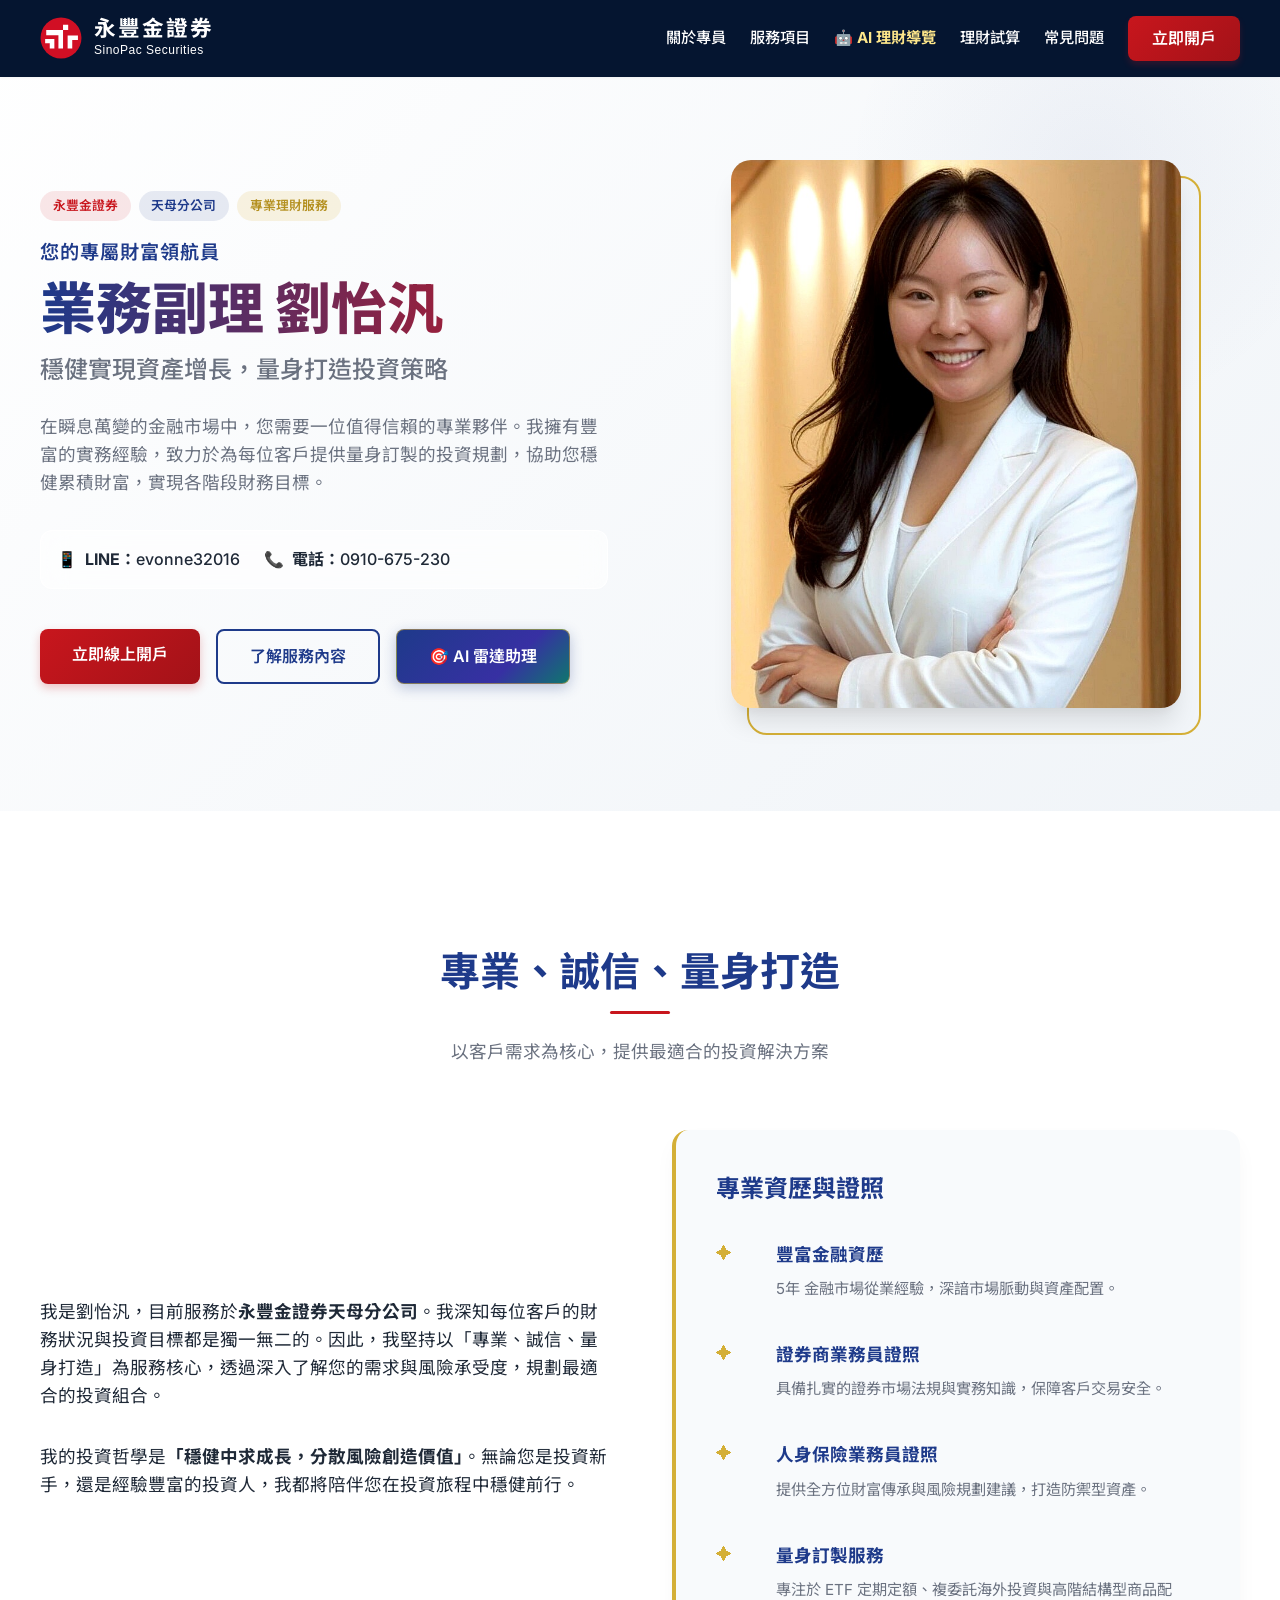
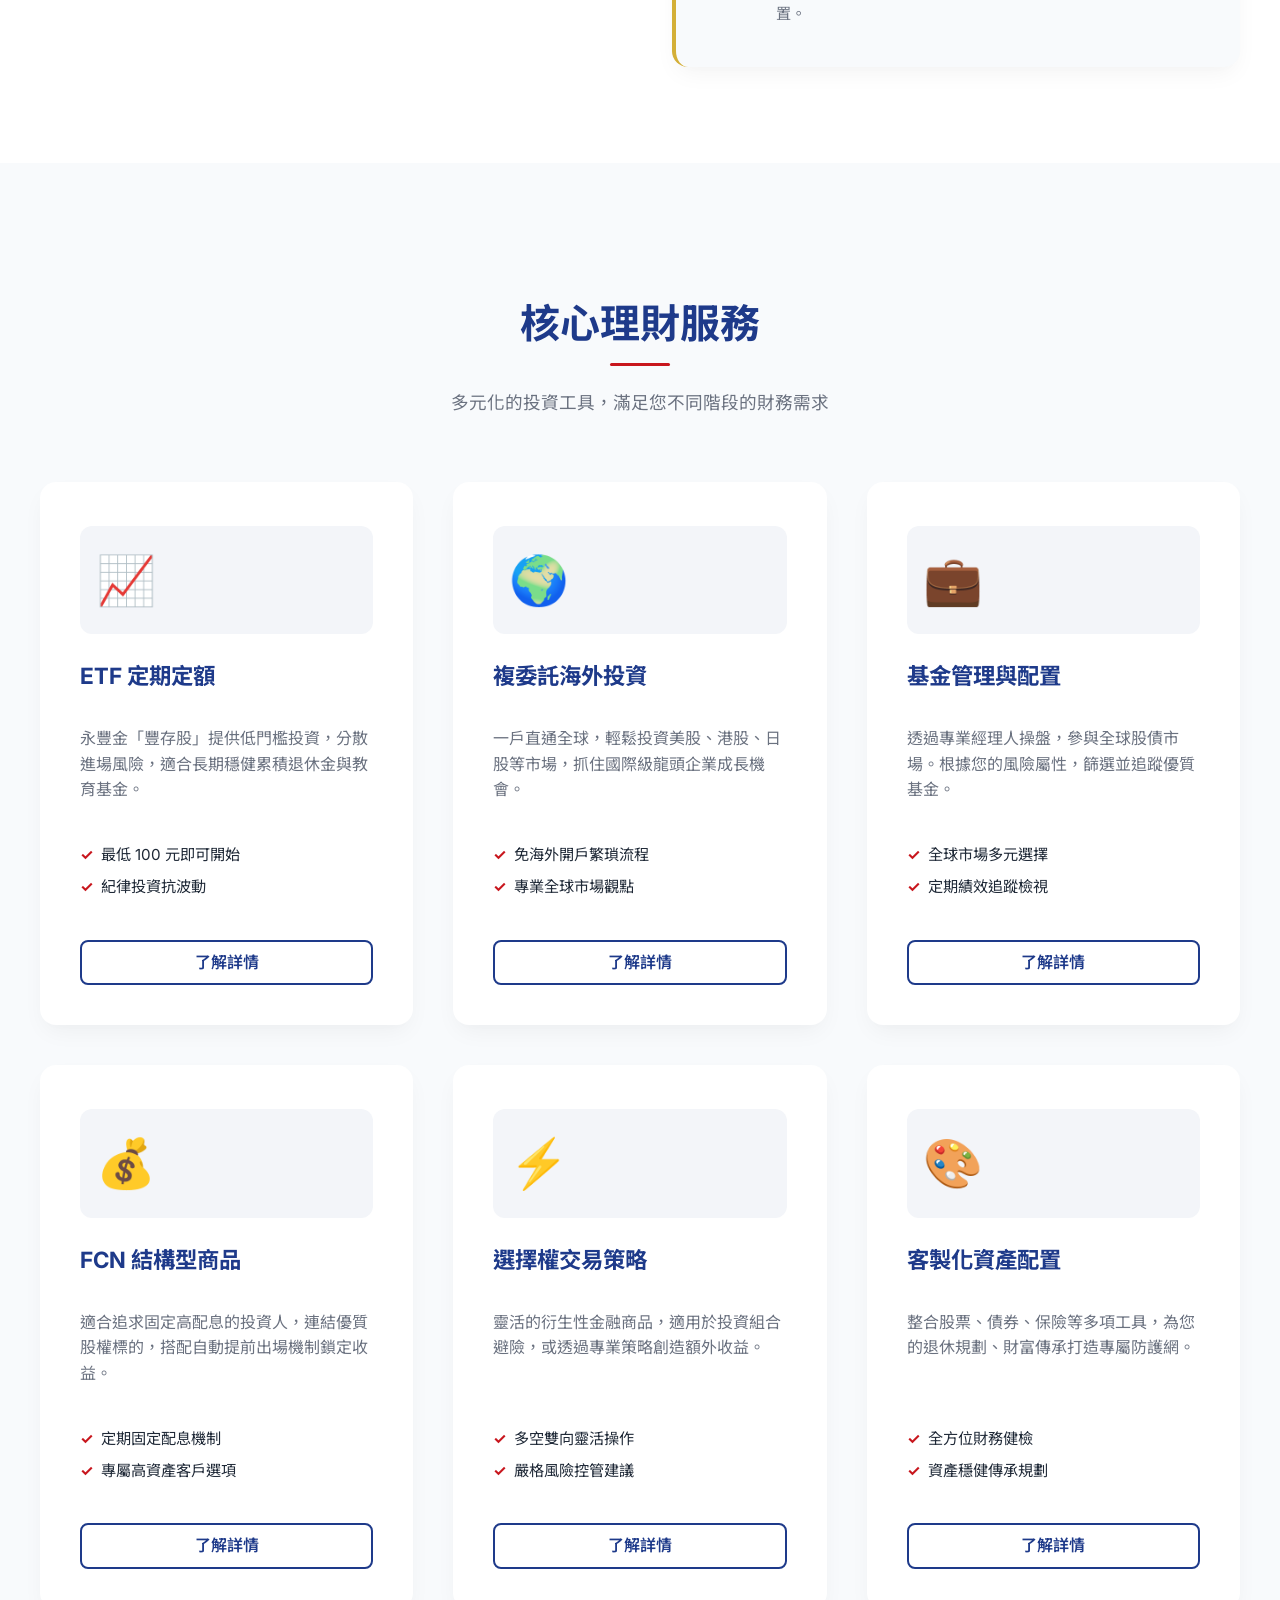
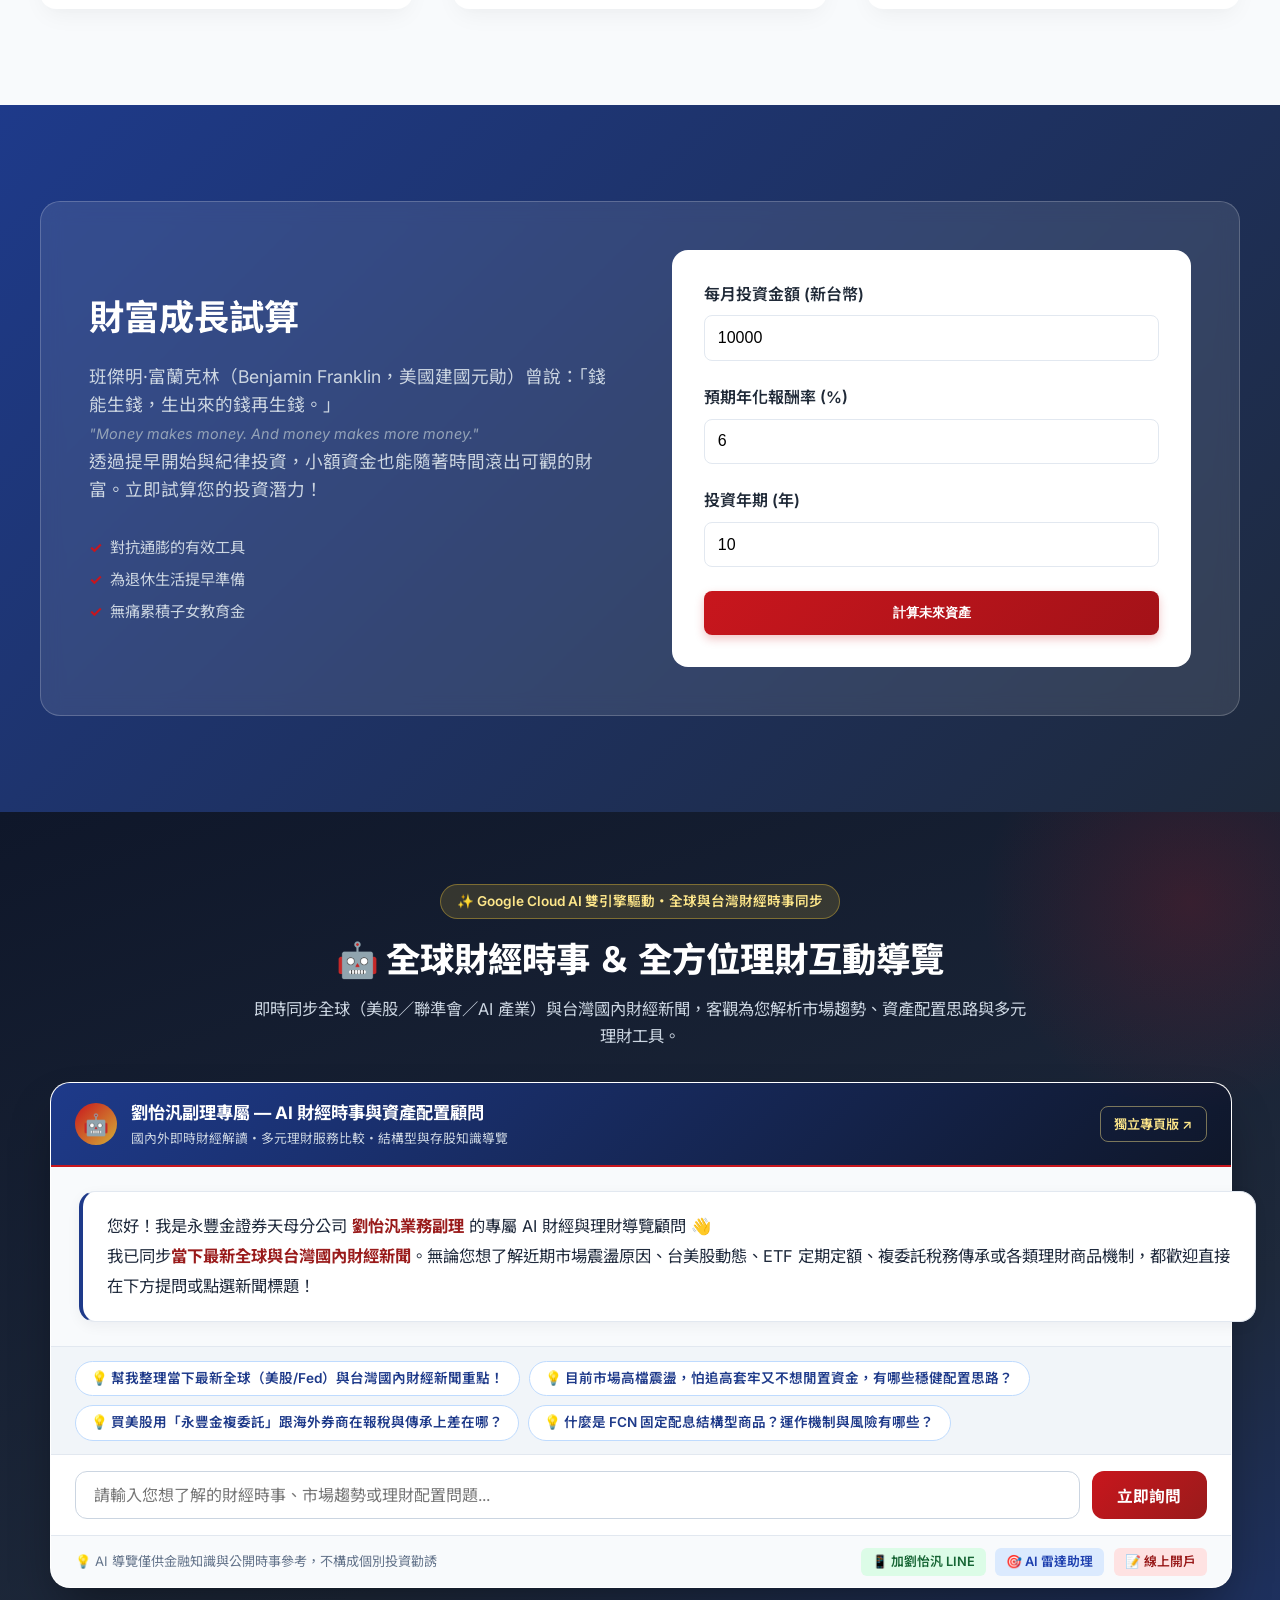
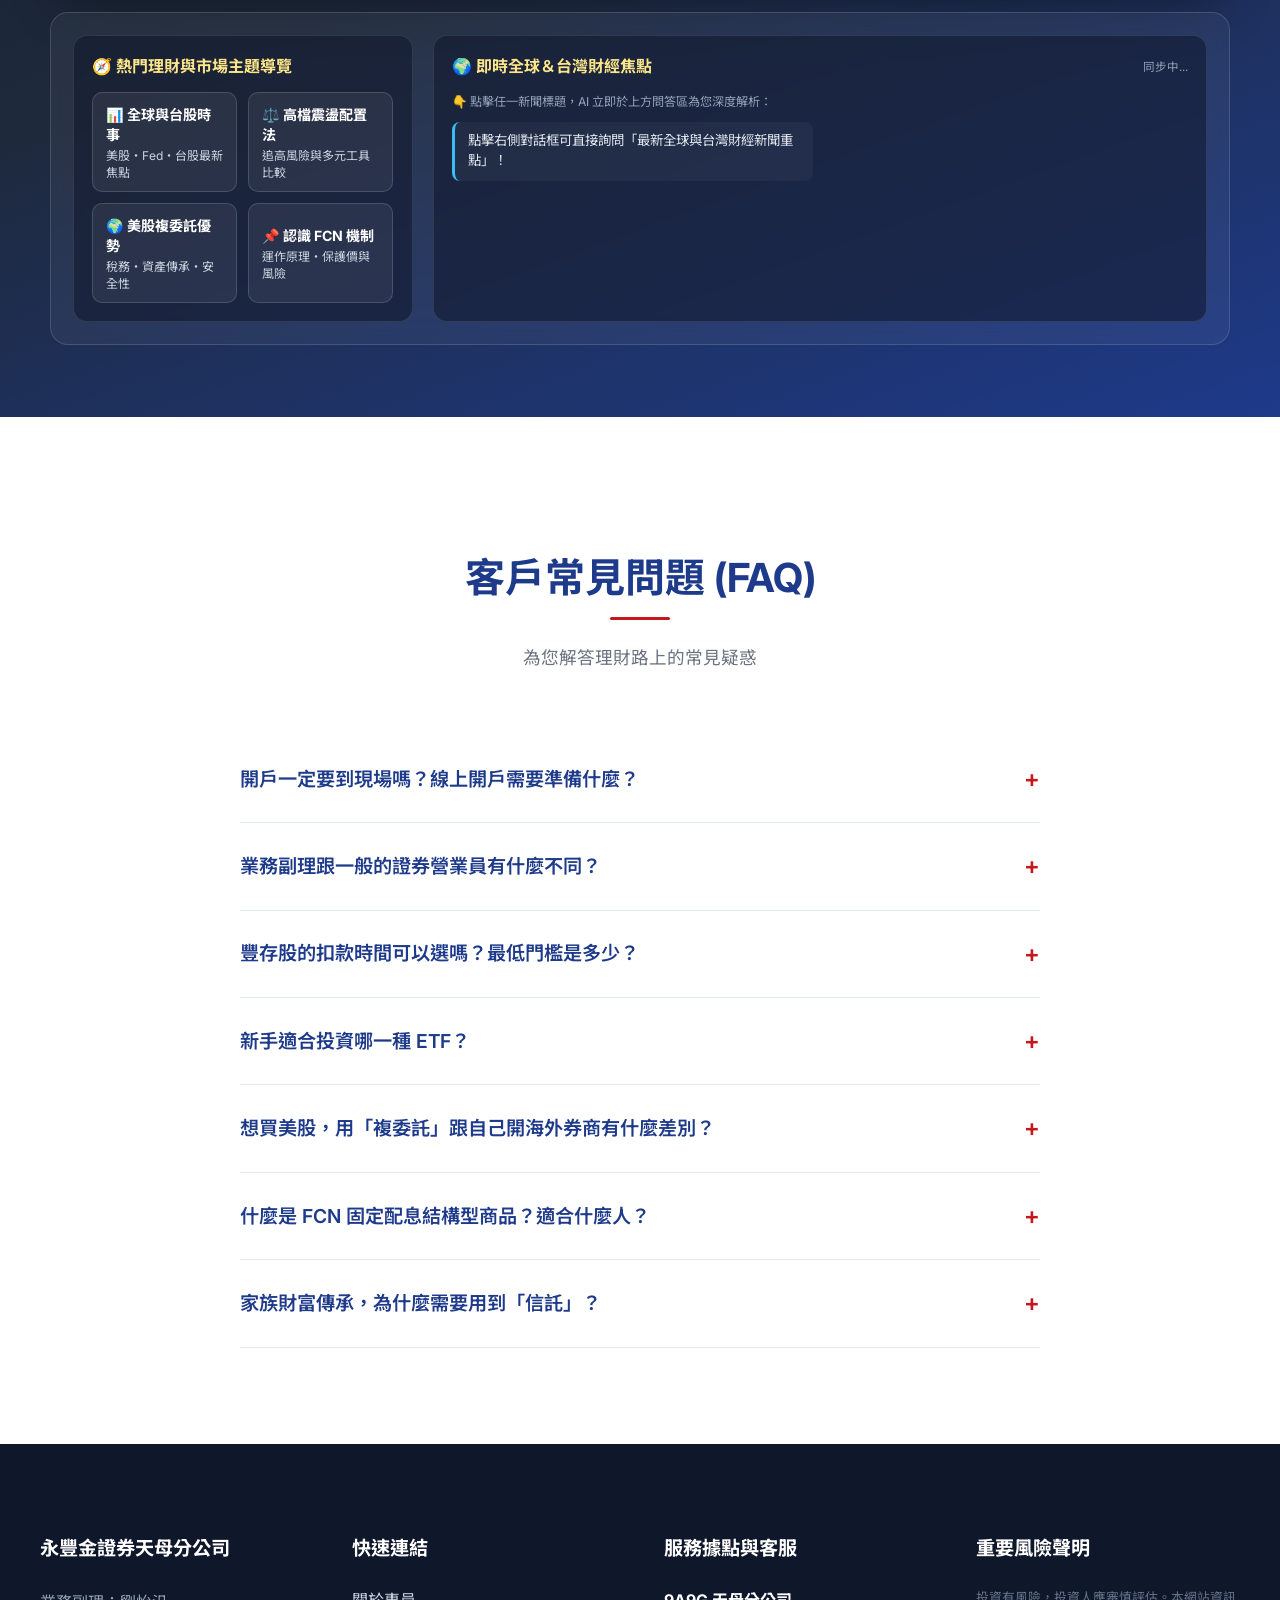
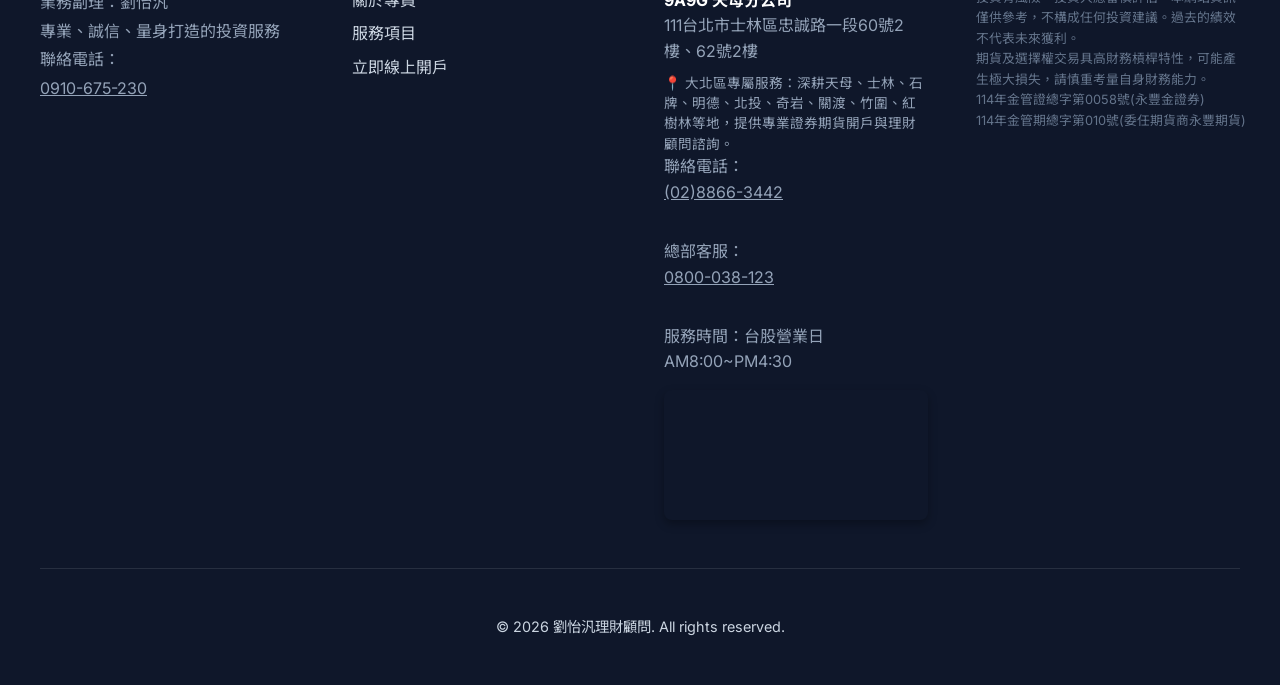
<file: index.html>
<!DOCTYPE html>

<html lang="zh-TW">
<head>
<meta charset="utf-8"/>
<meta content="width=device-width, initial-scale=1.0" name="viewport"/>
<meta content="永豐金證券天母分公司專業業務副理（理財專員）劉怡汎，擁有5年金融從業資歷與多項專業證照。提供 ETF 定期定額、基金管理、選擇權交易、FCN 等客製化投資理財服務，協助您穩健累積資產。立即預約諮詢！" name="description"/>
<meta content="永豐金證券,天母分公司,業務副理,劉怡汎,ETF定期定額,基金管理,選擇權交易,FCN,線上開戶,退休金規劃,投資理財,營業員,台北理財顧問,理財專員,士林,北投,石牌,明德,奇岩,關渡,竹圍,紅樹林,開戶推薦" name="keywords"/>
<!-- Open Graph for Social Sharing -->
<meta content="劉怡汎 - 永豐金證券天母分公司 專業理財顧問" property="og:title"/>
<meta content="量身打造您的投資策略。提供台美股、基金、選擇權、FCN等全方位財富管理服務。" property="og:description"/>
<meta content="images/advisor_photo.jpg" property="og:image"/>
<meta content="https://howard7199.github.io/financial-advisor/" property="og:url"/>
<meta property="og:type" content="website"/>
<meta property="og:locale" content="zh_TW"/>
<meta property="og:site_name" content="劉怡汎理財顧問 | 永豐金證券天母分公司"/>
<title>劉怡汎 - 永豐金證券天母分公司業務副理 | 您的專屬財富領航員</title>
<meta content="劉怡汎" name="author"/>
<meta content="index, follow" name="robots"/>
<!-- Google Fonts -->
<link href="https://fonts.googleapis.com" rel="preconnect"/>
<link crossorigin="" href="https://fonts.gstatic.com" rel="preconnect"/>
<link href="https://fonts.googleapis.com/css2?family=Inter:wght@400;500;600;800&amp;family=Noto+Sans+TC:wght@400;500;700;900&amp;display=swap" rel="stylesheet"/>
<link href="styles.css" rel="stylesheet"/>
<link href="advisor_ai.css?v=20261115v5" rel="stylesheet"/>
<!-- Schema.org JSON-LD -->
<script type="application/ld+json">
    {
      "@context": "https://schema.org",
      "@graph": [
        {
          "@type": "FinancialService",
          "name": "永豐金證券 天母分公司",
          "address": {
            "@type": "PostalAddress",
            "addressLocality": "Taipei",
            "addressRegion": "Taipei City",
            "addressCountry": "TW"
          },
          "telephone": "0800-038-123",
          "url": "https://www.sinotrade.com.tw/"
        },
        {
          "@type": "Person",
          "name": "劉怡汎",
          "jobTitle": "業務副理",
                  "alternateName": "理財專員",
          "worksFor": {
            "@type": "Organization",
            "name": "永豐金證券"
          },
          "description": "擁有5年金融資歷的專業理財顧問，專精於ETF定期定額、客製化資產配置與FCN。",
          "knowsAbout": ["Financial Planning", "ETF", "Wealth Management", "Options Trading"]
        },
        {
          "@type": "FAQPage",
          "mainEntity": [
            {
              "@type": "Question",
              "name": "新手適合使用 ETF 定期定額嗎？",
              "acceptedAnswer": {
                "@type": "Answer",
                "text": "非常適合！透過定期定額投資 ETF，不僅可以用小額資金參與全球市場，還能有效分散進場的時間風險，降低市場短期波動對心情與資產的影響，是長期累積財富的最佳起步方式。"
              }
            },
            {
              "@type": "Question",
              "name": "什麼是 FCN 固定配息結構型商品？",
              "acceptedAnswer": {
                "@type": "Answer",
                "text": "FCN（Fixed Coupon Note）是一種不保本的境外結構型商品，透過連結優質股權標的，提供定期固定配息。適合追求高配息、且願意承擔標的轉換風險的投資人。"
              }
            },
            {
              "@type": "Question",
              "name": "客製化資產配置的流程是什麼？",
              "acceptedAnswer": {
                "@type": "Answer",
                "text": "我會先透過一對一諮詢，了解您的財務現況、理財目標與風險承受度，接著為您挑選適合的投資工具（如台美股、基金、債券等），量身打造專屬投資組合，並提供後續的定期檢視與調整服務。"
              }
            }
          ]
        }
      ]
    }
    </script>
<link rel="canonical" href="https://howard7199.github.io/financial-advisor/"/>
</head>
<body>
<!-- Navigation -->
<nav class="navbar" id="navbar">
<div class="nav-container">

<a class="logo-link" href="index.html" style="display: flex; align-items: center; text-decoration: none; gap: 12px;">
<img alt="永豐金證券" src="images/sinopac_logo.svg" style="height: 42px;"/>
<div style="display: flex; flex-direction: column; justify-content: center; align-items: flex-start;">
<span style="font-weight: 700; font-size: 1.35rem; color: #ffffff; letter-spacing: 2px; line-height: 1.1;">永豐金證券</span>
<span style="font-size: 0.75rem; color: #ffffff; letter-spacing: 0.5px; font-weight: 500; font-family: 'Arial', sans-serif;">SinoPac Securities</span>
</div>
</a>

<div class="nav-menu" id="navMenu">
<a class="nav-link" href="#about">關於專員</a>
<a class="nav-link" href="#services">服務項目</a>
<a class="nav-link nav-ai-link" href="#inline-ai-chat">🤖 AI 理財導覽</a>
<a class="nav-link" href="#calculator">理財試算</a>
<a class="nav-link" href="#faq">常見問題</a>
<a class="nav-cta" href="online_open.html">立即開戶</a>
</div>
</div>
</nav>
<!-- Hero Section -->
<section class="hero">
<div class="container">
<div class="hero-content">
<div class="hero-text">
<div class="hero-badges">
<span class="badge badge-sinopac">永豐金證券</span>
<span class="badge badge-tianmu">天母分公司</span>
<span class="badge badge-service">專業理財服務</span>
</div>
<h1 class="hero-title">
<span class="title-highlight">您的專屬財富領航員</span>
<span class="title-main">業務副理 劉怡汎</span>
<span class="title-sub">穩健實現資產增長，量身打造投資策略</span>
</h1>
<p class="hero-description">
                        在瞬息萬變的金融市場中，您需要一位值得信賴的專業夥伴。我擁有豐富的實務經驗，致力於為每位客戶提供量身訂製的投資規劃，協助您穩健累積財富，實現各階段財務目標。
                    </p>
<div class="hero-contact glass">
<div class="contact-item">
<span class="contact-icon">📱</span>
<a href="https://line.me/ti/p/~evonne32016" target="_blank"><strong>LINE：</strong>evonne32016</a>
</div>
<div class="contact-item">
<span class="contact-icon">📞</span>
<a href="tel:0910675230"><strong>電話：</strong>0910-675-230</a>
</div>
</div>
<div class="hero-cta">
<a class="btn btn-primary" href="online_open.html">立即線上開戶</a>
<a class="btn btn-outline" href="#services">了解服務內容</a>
<a class="btn btn-ai-radar" href="https://line.me/R/ti/p/@599erudf" target="_blank" rel="noopener">🎯 AI 雷達助理</a>
</div>
</div>
<div class="hero-image">
<div class="image-container">
<img alt="劉怡汎業務副理" class="portrait-image" src="images/advisor_photo.jpg"/>
</div>
</div>
</div>
</div>
</section>
<!-- About Section -->
<section class="about" id="about">
<div class="container">
<div class="section-header">
<h2 class="section-title">專業、誠信、量身打造</h2>
<p class="section-subtitle">以客戶需求為核心，提供最適合的投資解決方案</p>
</div>
<div class="about-grid">
<div class="about-intro">
<p style="font-size: 1.1rem;  margin-bottom: 2rem;">
                        我是劉怡汎，目前服務於<strong>永豐金證券天母分公司</strong>。我深知每位客戶的財務狀況與投資目標都是獨一無二的。因此，我堅持以「專業、誠信、量身打造」為服務核心，透過深入了解您的需求與風險承受度，規劃最適合的投資組合。
                    </p>
<p style="font-size: 1.1rem; ">
                        我的投資哲學是<strong>「穩健中求成長，分散風險創造價值」</strong>。無論您是投資新手，還是經驗豐富的投資人，我都將陪伴您在投資旅程中穩健前行。
                    </p>
</div>
<div class="timeline-box">
<h3 style="color: var(--primary-blue); font-size: 1.5rem; margin-top: 0; margin-bottom: 2rem;">專業資歷與證照</h3>
<div class="timeline-item">
<h4>豐富金融資歷</h4>
<p>5年 金融市場從業經驗，深諳市場脈動與資產配置。</p>
</div>
<div class="timeline-item">
<h4>證券商業務員證照</h4>
<p>具備扎實的證券市場法規與實務知識，保障客戶交易安全。</p>
</div>
<div class="timeline-item">
<h4>人身保險業務員證照</h4>
<p>提供全方位財富傳承與風險規劃建議，打造防禦型資產。</p>
</div>
<div class="timeline-item">
<h4>量身訂製服務</h4>
<p>專注於 ETF 定期定額、複委託海外投資與高階結構型商品配置。</p>
</div>
</div>
</div>
</div>
</section>
<!-- Services Section -->
<section class="services" id="services">
<div class="container">
<div class="section-header">
<h2 class="section-title">核心理財服務</h2>
<p class="section-subtitle">多元化的投資工具，滿足您不同階段的財務需求</p>
</div>
<div class="services-grid">
<!-- Service 1 -->
<div class="service-card">
<div class="service-icon">📈</div>
<h3 class="service-title">ETF 定期定額</h3>
<p class="service-description">永豐金「豐存股」提供低門檻投資，分散進場風險，適合長期穩健累積退休金與教育基金。</p>
<ul class="service-features">
<li>最低 100 元即可開始</li>
<li>紀律投資抗波動</li>
</ul>
<a class="btn btn-outline" href="etf_regular_investment.html" style="margin-top: auto; padding: 0.5rem 1rem;">了解詳情</a>
</div>
<!-- Service 2 -->
<div class="service-card">
<div class="service-icon">🌍</div>
<h3 class="service-title">複委託海外投資</h3>
<p class="service-description">一戶直通全球，輕鬆投資美股、港股、日股等市場，抓住國際級龍頭企業成長機會。</p>
<ul class="service-features">
<li>免海外開戶繁瑣流程</li>
<li>專業全球市場觀點</li>
</ul>
<a class="btn btn-outline" href="sub_brokerage.html" style="margin-top: auto; padding: 0.5rem 1rem;">了解詳情</a>
</div>
<!-- Service 3 -->
<div class="service-card">
<div class="service-icon">💼</div>
<h3 class="service-title">基金管理與配置</h3>
<p class="service-description">透過專業經理人操盤，參與全球股債市場。根據您的風險屬性，篩選並追蹤優質基金。</p>
<ul class="service-features">
<li>全球市場多元選擇</li>
<li>定期績效追蹤檢視</li>
</ul>
<a class="btn btn-outline" href="fund_management.html" style="margin-top: auto; padding: 0.5rem 1rem;">了解詳情</a>
</div>
<!-- Service 4 -->
<div class="service-card">
<div class="service-icon">💰</div>
<h3 class="service-title">FCN 結構型商品</h3>
<p class="service-description">適合追求固定高配息的投資人，連結優質股權標的，搭配自動提前出場機制鎖定收益。</p>
<ul class="service-features">
<li>定期固定配息機制</li>
<li>專屬高資產客戶選項</li>
</ul>
<a class="btn btn-outline" href="fcn.html" style="margin-top: auto; padding: 0.5rem 1rem;">了解詳情</a>
</div>
<!-- Service 5 -->
<div class="service-card">
<div class="service-icon">⚡</div>
<h3 class="service-title">選擇權交易策略</h3>
<p class="service-description">靈活的衍生性金融商品，適用於投資組合避險，或透過專業策略創造額外收益。</p>
<ul class="service-features">
<li>多空雙向靈活操作</li>
<li>嚴格風險控管建議</li>
</ul>
<a class="btn btn-outline" href="options.html" style="margin-top: auto; padding: 0.5rem 1rem;">了解詳情</a>
</div>
<!-- Service 6 -->
<div class="service-card">
<div class="service-icon">🎨</div>
<h3 class="service-title">客製化資產配置</h3>
<p class="service-description">整合股票、債券、保險等多項工具，為您的退休規劃、財富傳承打造專屬防護網。</p>
<ul class="service-features">
<li>全方位財務健檢</li>
<li>資產穩健傳承規劃</li>
</ul>
<a class="btn btn-outline" href="custom_asset_allocation.html" style="margin-top: auto; padding: 0.5rem 1rem;">了解詳情</a>
</div>
</div>
</div>
</section>
<!-- Interactive Calculator -->
<section class="calculator-section" id="calculator">
<div class="container">
<div class="calculator-wrapper">
<div class="calc-info">
<h2>財富成長試算</h2>
<p>班傑明·富蘭克林（Benjamin Franklin，美國建國元勛）曾說：「錢能生錢，生出來的錢再生錢。」<br/><em style="color: #94a3b8; font-size: 0.9rem;">"Money makes money. And money makes more money."</em><br/>透過提早開始與紀律投資，小額資金也能隨著時間滾出可觀的財富。立即試算您的投資潛力！</p>
<ul class="service-features" style="margin-top: 2rem;">
<li style="color: #cbd5e1;">對抗通膨的有效工具</li>
<li style="color: #cbd5e1;">為退休生活提早準備</li>
<li style="color: #cbd5e1;">無痛累積子女教育金</li>
</ul>
</div>
<div class="calc-form shadow-soft">
<div class="form-group">
<label>每月投資金額 (新台幣)</label>
<input id="monthly-invest" step="1000" type="number" value="10000"/>
</div>
<div class="form-group">
<label>預期年化報酬率 (%)</label>
<input id="annual-return" step="0.5" type="number" value="6"/>
</div>
<div class="form-group">
<label>投資年期 (年)</label>
<input id="invest-years" step="1" type="number" value="10"/>
</div>
<button class="btn btn-primary" onclick="calculateCompound()" style="width: 100%; border-radius: 8px;">計算未來資產</button>
<div id="calc-result" style="display: none;"></div>
</div>
</div>
</div>
</section>
<!-- AI Interactive Advisor & Global Financial News Section -->
<section class="ai-advisor-section" id="inline-ai-chat">
<div class="container">
<div class="ai-advisor-header">
<div class="ai-advisor-badge">✨ Google Cloud AI 雙引擎驅動・全球與台灣財經時事同步</div>
<h2 class="ai-advisor-title">🤖 全球財經時事 ＆ 全方位理財互動導覽</h2>
<p class="ai-advisor-subtitle">即時同步全球（美股／聯準會／AI 產業）與台灣國內財經新聞，客觀為您解析市場趨勢、資產配置思路與多元理財工具。</p>
</div>
<div class="ai-workspace-grid">
<div class="ai-side-panel">
<div class="ai-panel-card">
<h3>🧭 熱門理財與市場主題導覽</h3>
<div class="fcn-mini-terms">
<button type="button" class="fcn-term-btn" data-ai-prompt="請幫我整理當下最新全球（美股、聯準會利率）與台灣國內財經新聞的核心重點與市場觀察！">
<strong>📊 全球與台股時事</strong><span>美股・Fed・台股最新焦點</span>
</button>
<button type="button" class="fcn-term-btn" data-ai-prompt="面對目前股市高檔震盪，投資人常擔心追高被套牢、空手又怕踏空，實務上有哪些兼顧下檔防禦與穩定現金流的多元配置思路？">
<strong>⚖️ 高檔震盪配置法</strong><span>追高風險與多元工具比較</span>
</button>
<button type="button" class="fcn-term-btn" data-ai-prompt="透過國內券商「複委託」投資美股，跟自己開海外券商相比，在海外所得稅務、遺產傳承與資金安全上有什麼差異？">
<strong>🌍 美股複委託優勢</strong><span>稅務・資產傳承・安全性</span>
</button>
<button type="button" class="fcn-term-btn" data-ai-prompt="請用客觀白話的方式介紹什麼是 FCN 固定配息結構型商品？它的折價執行(Strike)、敲出(KO)與敲入保護(KI)機制及風險是什麼？">
<strong>📌 認識 FCN 機制</strong><span>運作原理・保護價與風險</span>
</button>
</div>
</div>
<div class="ai-panel-card" style="flex:1;">
<h3><span>🌍 即時全球＆台灣財經焦點</span><span id="live-news-stamp" style="font-size:0.72rem;color:#94A3B8;font-weight:400;">同步中...</span></h3>
<p style="margin:0 0 0.65rem 0;font-size:0.76rem;color:#94A3B8;">👇 點擊任一新聞標題，AI 立即於上方問答區為您深度解析：</p>
<div class="news-live-list" id="live-news-list">
<div class="news-live-item">正在載入最新美股、聯準會與台股即時新聞...</div>
</div>
</div>
</div>
<div class="ai-chat-card">
<div class="ai-chat-topbar">
<div class="ai-chat-topbar-info">
<div class="ai-avatar-circle">🤖</div>
<div>
<h4>劉怡汎副理專屬 — AI 財經時事與資產配置顧問</h4>
<p>國內外即時財經解讀・多元理財服務比較・結構型與存股知識導覽</p>
</div>
</div>
<a href="ai_advisor.html" class="ai-fullscreen-link">獨立專頁版 ↗</a>
</div>
<div class="ai-messages-box" id="inline-ai-messages">
<div class="ai-msg ai-msg-bot">
您好！我是永豐金證券天母分公司 <strong>劉怡汎業務副理</strong> 的專屬 AI 財經與理財導覽顧問 👋<br>
我已同步<strong>當下最新全球與台灣國內財經新聞</strong>。無論您想了解近期市場震盪原因、台美股動態、ETF 定期定額、複委託稅務傳承或各類理財商品機制，都歡迎直接在下方提問或點選新聞標題！
</div>
</div>
<div class="ai-chips-bar" id="inline-ai-chips"></div>
<div class="ai-input-area">
<input type="text" class="ai-input-field" id="inline-ai-input" placeholder="請輸入您想了解的財經時事、市場趨勢或理財配置問題..." />
<button type="button" class="ai-send-btn" id="inline-ai-send">立即詢問</button>
</div>
<div class="ai-bottom-actions">
<span style="color:#64748B;">💡 AI 導覽僅供金融知識與公開時事參考，不構成個別投資勸誘</span>
<div class="ai-bottom-links">
<a class="ai-mini-cta ai-mini-cta-line" href="https://line.me/ti/p/~evonne32016" target="_blank" rel="noopener">📱 加劉怡汎 LINE</a>
<a class="ai-mini-cta ai-mini-cta-radar" href="https://line.me/R/ti/p/@599erudf" target="_blank" rel="noopener">🎯 AI 雷達助理</a>
<a class="ai-mini-cta ai-mini-cta-open" href="online_open.html">📝 線上開戶</a>
</div>
</div>
</div>
</div>
</div>
</section>
<!-- FAQ Section -->
<section class="faq-section" id="faq">
<div class="container">
<div class="section-header">
<h2 class="section-title">客戶常見問題 (FAQ)</h2>
<p class="section-subtitle">為您解答理財路上的常見疑惑</p>
</div>
<div class="faq-container">
<div class="faq-item">
<div class="faq-question" onclick="toggleFaq(this)">
                        開戶一定要到現場嗎？線上開戶需要準備什麼？
                        <span class="faq-toggle">+</span>
</div>
<div class="faq-answer">
<p>現在非常方便，只要透過手機下載「大戶投 APP」就能 24 小時線上開戶。備妥<strong>身分證正本</strong>與<strong>第二證件</strong>（健保卡或駕照），最快當天就能開始下單！若您需要一對一的專人服務與理財規劃，也歡迎預約來天母分公司找我辦理。</p>
</div>
</div>
<div class="faq-item">
<div class="faq-question" onclick="toggleFaq(this)">
                        業務副理跟一般的證券營業員有什麼不同？
                        <span class="faq-toggle">+</span>
</div>
<div class="faq-answer">
<p>一般營業員主要處理股票下單與帳務；而我的角色更著重於您的「全方位資產配置」。我不只看單一股票，而是結合您的退休目標、稅務與傳承需求，為您搭配 ETF、美股、FCN 與信託等綜合解決方案，讓您的財富穩健增長。</p>
</div>
</div>
<div class="faq-item">
<div class="faq-question" onclick="toggleFaq(this)">
                        豐存股的扣款時間可以選嗎？最低門檻是多少？
                        <span class="faq-toggle">+</span>
</div>
<div class="faq-answer">
<p>可以的！豐存股每月有多達 <strong>9 個扣款日</strong>可以彈性選擇。台股最低每月只要 <strong>100 元</strong>就能開始定期定額，美股最低 <strong>10 美元</strong>起，非常適合想要無痛存股的小資族與忙碌上班族。</p>
</div>
</div>
<div class="faq-item">
<div class="faq-question" onclick="toggleFaq(this)">
                        新手適合投資哪一種 ETF？
                        <span class="faq-toggle">+</span>
</div>
<div class="faq-answer">
<p>新手建議從「大盤市值型」（如 0050、006208）或「高股息型」（如 0056、00878）開始。市值型能跟隨大盤長期成長，高股息型則能提供穩定的現金流。這兩類都是很好的入門選擇，且能有效分散風險，用小額資金就能參與全球市場，是長期累積財富的最佳起步方式。</p>
</div>
</div>
<div class="faq-item">
<div class="faq-question" onclick="toggleFaq(this)">
                        想買美股，用「複委託」跟自己開海外券商有什麼差別？
                        <span class="faq-toggle">+</span>
</div>
<div class="faq-answer">
<p>複委託最大的優勢在於<strong>「資金安全與報稅方便」</strong>。資金留在台灣受金管會保障、全中文介面，省下跨國匯款的高昂手續費。更重要的是，我們會協助提供稅務報表，讓您報稅時不再頭痛。適合重視安全、便利性，且不想自己處理海外帳戶繁瑣手續的投資人。</p>
</div>
</div>
<div class="faq-item">
<div class="faq-question" onclick="toggleFaq(this)">
                        什麼是 FCN 固定配息結構型商品？適合什麼人？
                        <span class="faq-toggle">+</span>
</div>
<div class="faq-answer">
<p>FCN（Fixed Coupon Note）是一種連結特定優質股權標的的境外結構型商品，能提供定期的固定配息。它適合手上有一筆閒置資金，期望獲得比定存更高收益，且能承受一定市場波動的高資產客戶。在市場盤整時，FCN 能為您創造穩定的現金流。由於屬於「不保本」商品，建議與業務副理充分討論後再做決定。</p>
</div>
</div>
<div class="faq-item">
<div class="faq-question" onclick="toggleFaq(this)">
                        家族財富傳承，為什麼需要用到「信託」？
                        <span class="faq-toggle">+</span>
</div>
<div class="faq-answer">
<p>信託具有「專款專用」、「資產隔離保護」的特性，能確保您的財富按照您的意志分配，避免子女揮霍或因意外導致資產流失。同時也是高資產客戶進行稅務規劃與世代傳承的必備工具。我會依您的家庭狀況，為您量身規劃最適合的信託方案。</p>
</div>
</div>
</div>
</div>
</section>
<!-- Footer -->
<footer class="footer">
<div class="container">
<div class="footer-content">
<div class="footer-section">
<h4>永豐金證券天母分公司</h4>
<p style="color: #94a3b8; line-height: 1.8;">
                        業務副理：劉怡汎<br/>
                        專業、誠信、量身打造的投資服務<br/>
                        聯絡電話：<a href="tel:0910-675-230" style="color: #94a3b8; text-decoration: underline;">0910-675-230</a>
                    </p>
</div>
<div class="footer-section">
<h4>快速連結</h4>
<a href="#about">關於專員</a>
<a href="#services">服務項目</a>
<a href="online_open.html">立即線上開戶</a>
</div>
<div class="footer-section">
<h4>服務據點與客服</h4>
<p style="color: #94a3b8; line-height: 1.6; margin-bottom: 15px;">
<strong style="color: #fff;">9A9G 天母分公司</strong><br/>
                        111台北市士林區忠誠路一段60號2樓、62號2樓<br/><span style="font-size: 0.85rem; color: #94a3b8; display: block; margin-top: 8px; line-height: 1.5;">📍 大北區專屬服務：深耕天母、士林、石牌、明德、北投、奇岩、關渡、竹圍、紅樹林等地，提供專業證券期貨開戶與理財顧問諮詢。</span>
                        聯絡電話：<a href="tel:02-8866-3442" style="color: #94a3b8; text-decoration: underline;">(02)8866-3442</a><br/>
                        總部客服：<a href="tel:0800-038-123" style="color: #94a3b8; text-decoration: underline;">0800-038-123</a><br/>
                        服務時間：台股營業日 AM8:00~PM4:30
                    </p>
<div style="border-radius: 8px; overflow: hidden; height: 130px; box-shadow: 0 4px 10px rgba(0,0,0,0.3);">
<iframe frameborder="0" height="100%" marginheight="0" marginwidth="0" scrolling="no" src="https://maps.google.com/maps?q=111台北市士林區忠誠路一段60號2樓&amp;t=&amp;z=15&amp;ie=UTF8&amp;iwloc=&amp;output=embed" width="100%"></iframe>
</div>
</div>
<div class="footer-section" style="flex: 3;">
<h4>重要風險聲明</h4>
<p style="font-size: 0.8rem; color: #64748b; line-height: 1.6;">
                        投資有風險，投資人應審慎評估。本網站資訊僅供參考，不構成任何投資建議。過去的績效不代表未來獲利。<br/>
                        期貨及選擇權交易具高財務槓桿特性，可能產生極大損失，請慎重考量自身財務能力。<br/>
<span style="white-space: nowrap;">114年金管證總字第0058號(永豐金證券)</span><br/>
<span style="white-space: nowrap;">114年金管期總字第010號(委任期貨商永豐期貨)</span>
</p>
</div>
</div>
<div class="footer-bottom">
<p>© 2026 劉怡汎理財顧問. All rights reserved.</p>
</div>
</div>
</footer>
<script>
        // Navbar Scroll Effect
        window.addEventListener('scroll', function() {
            const navbar = document.getElementById('navbar');
            if (window.scrollY > 50) {
                navbar.style.boxShadow = '0 4px 15px rgba(0,0,0,0.1)';
            } else {
                navbar.style.boxShadow = '0 1px 3px rgba(0,0,0,0.05)';
            }
        });

        // FAQ Toggle
        function toggleFaq(element) {
            const item = element.parentElement;
            item.classList.toggle('active');
            const toggle = element.querySelector('.faq-toggle');
            if (item.classList.contains('active')) {
                toggle.style.transform = 'rotate(45deg)';
            } else {
                toggle.style.transform = 'rotate(0)';
            }
        }

        // Compound Interest Calculator
        function calculateCompound() {
            const P = 0; // Initial principal (assuming 0 for simplicity here)
            const PMT = parseFloat(document.getElementById('monthly-invest').value) || 0;
            const r = (parseFloat(document.getElementById('annual-return').value) || 0) / 100 / 12;
            const t = parseFloat(document.getElementById('invest-years').value) || 0;
            const n = t * 12;
            
            let FV = 0;
            if (r === 0) {
                FV = PMT * n;
            } else {
                FV = PMT * ((Math.pow(1 + r, n) - 1) / r);
            }
            
            const resultDiv = document.getElementById('calc-result');
            resultDiv.style.display = 'block';
            resultDiv.innerHTML = `預估期末總資產：<span style="font-size: 1.5rem;">NT$ ${Math.round(FV).toLocaleString()}</span>`;
            
            // simple animation
            resultDiv.style.opacity = '0';
            setTimeout(() => {
                resultDiv.style.transition = 'opacity 0.5s ease';
                resultDiv.style.opacity = '1';
            }, 50);
        }
    </script>
<script src="advisor_ai.js?v=20261115v5"></script>
</body>
</html>
</file>
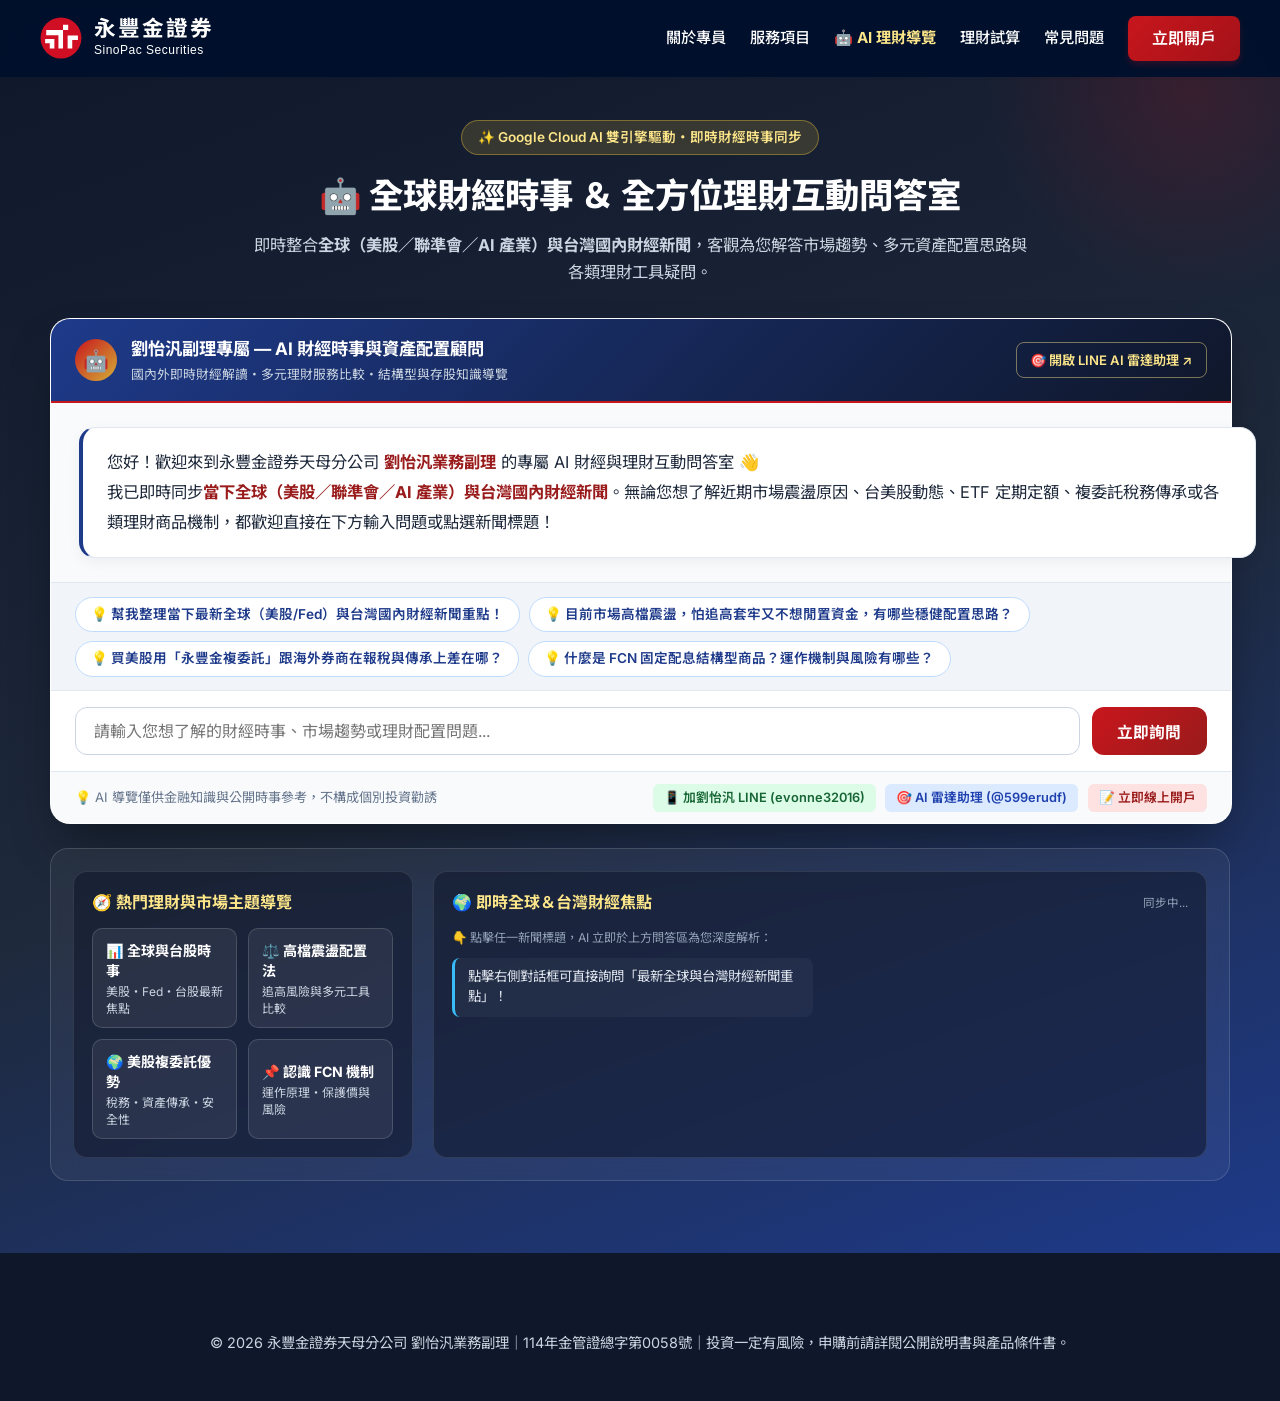
<file: ai_advisor.html>
<!DOCTYPE html>
<html lang="zh-TW">
<head>
    <meta charset="utf-8"/>
    <meta content="width=device-width, initial-scale=1.0" name="viewport"/>
    <title>AI 理財商品／FCN 互動導覽 ＆ 全球財經時事問答 | 永豐金證券天母分公司 - 劉怡汎業務副理</title>
    <meta content="永豐金證券天母分公司劉怡汎業務副理專屬 AI 理財互動導覽室。即時整合全球與台灣最新財經新聞時事，深度解析 FCN 固定配息結構型商品（KI敲入/KO敲出/執行價機制）、豐存股 ETF 定期定額與海外美股複委託。" name="description"/>
    <link href="https://fonts.googleapis.com" rel="preconnect"/>
    <link crossorigin="" href="https://fonts.gstatic.com" rel="preconnect"/>
    <link href="https://fonts.googleapis.com/css2?family=Inter:wght@400;500;600;800&amp;family=Noto+Sans+TC:wght@400;500;700;900&amp;display=swap" rel="stylesheet"/>
    <link href="styles.css" rel="stylesheet"/>
    <link href="advisor_ai.css?v=20261115v5" rel="stylesheet"/>
    <link rel="canonical" href="https://howard7199.github.io/financial-advisor/ai_advisor.html"/>
</head>
<body>
    <nav class="navbar" id="navbar">
        <div class="nav-container">
            <a class="logo-link" href="index.html" style="display: flex; align-items: center; text-decoration: none; gap: 12px;">
                <img alt="永豐金證券" src="images/sinopac_logo.svg" style="height: 42px;"/>
                <div style="display: flex; flex-direction: column; justify-content: center; align-items: flex-start;">
                    <span style="font-weight: 700; font-size: 1.35rem; color: #ffffff; letter-spacing: 2px; line-height: 1.1;">永豐金證券</span>
                    <span style="font-size: 0.75rem; color: #ffffff; letter-spacing: 0.5px; font-weight: 500; font-family: 'Arial', sans-serif;">SinoPac Securities</span>
                </div>
            </a>
            <div class="nav-menu" id="navMenu">
                <a class="nav-link" href="index.html#about">關於專員</a>
                <a class="nav-link" href="index.html#services">服務項目</a>
                <a class="nav-link nav-ai-link" href="ai_advisor.html">🤖 AI 理財導覽</a>
                <a class="nav-link" href="index.html#calculator">理財試算</a>
                <a class="nav-link" href="index.html#faq">常見問題</a>
                <a class="nav-cta" href="online_open.html">立即開戶</a>
            </div>
        </div>
    </nav>

    <section class="ai-advisor-section" id="inline-ai-chat" style="padding-top: 7.5rem; min-height: calc(100vh - 120px);">
        <div class="container">
            <div class="ai-advisor-header">
                <div class="ai-advisor-badge">✨ Google Cloud AI 雙引擎驅動・即時財經時事同步</div>
                <h1 class="ai-advisor-title">🤖 全球財經時事 ＆ 全方位理財互動問答室</h1>
                <p class="ai-advisor-subtitle">
                    即時整合<strong>全球（美股／聯準會／AI 產業）與台灣國內財經新聞</strong>，客觀為您解答市場趨勢、多元資產配置思路與各類理財工具疑問。
                </p>
            </div>

            <div class="ai-workspace-grid">
                <div class="ai-side-panel">
                    <div class="ai-panel-card">
                        <h3>🧭 熱門理財與市場主題導覽</h3>
                        <div class="fcn-mini-terms">
                            <button type="button" class="fcn-term-btn" data-ai-prompt="請幫我整理當下最新全球（美股、聯準會利率）與台灣國內財經新聞的核心重點與市場觀察！">
                                <strong>📊 全球與台股時事</strong>
                                <span>美股・Fed・台股最新焦點</span>
                            </button>
                            <button type="button" class="fcn-term-btn" data-ai-prompt="面對目前股市高檔震盪，投資人常擔心追高被套牢、空手又怕踏空，實務上有哪些兼顧下檔防禦與穩定現金流的多元配置思路？">
                                <strong>⚖️ 高檔震盪配置法</strong>
                                <span>追高風險與多元工具比較</span>
                            </button>
                            <button type="button" class="fcn-term-btn" data-ai-prompt="透過國內券商「複委託」投資美股，跟自己開海外券商相比，在海外所得稅務、遺產傳承與資金安全上有什麼差異？">
                                <strong>🌍 美股複委託優勢</strong>
                                <span>稅務・資產傳承・安全性</span>
                            </button>
                            <button type="button" class="fcn-term-btn" data-ai-prompt="請用客觀白話的方式介紹什麼是 FCN 固定配息結構型商品？它的折價執行(Strike)、敲出(KO)與敲入保護(KI)機制及風險是什麼？">
                                <strong>📌 認識 FCN 機制</strong>
                                <span>運作原理・保護價與風險</span>
                            </button>
                        </div>
                    </div>

                    <div class="ai-panel-card" style="flex:1;">
                        <h3>
                            <span>🌍 即時全球＆台灣財經焦點</span>
                            <span id="live-news-stamp" style="font-size:0.72rem;color:#94A3B8;font-weight:400;">同步中...</span>
                        </h3>
                        <p style="margin:0 0 0.65rem 0;font-size:0.76rem;color:#94A3B8;">👇 點擊任一新聞標題，AI 立即於上方問答區為您深度解析：</p>
                        <div class="news-live-list" id="live-news-list">
                            <div class="news-live-item">正在載入最新美股、聯準會與台股即時新聞...</div>
                        </div>
                    </div>
                </div>

                <div class="ai-chat-card">
                    <div class="ai-chat-topbar">
                        <div class="ai-chat-topbar-info">
                            <div class="ai-avatar-circle">🤖</div>
                            <div>
                                <h4>劉怡汎副理專屬 — AI 財經時事與資產配置顧問</h4>
                                <p>國內外即時財經解讀・多元理財服務比較・結構型與存股知識導覽</p>
                            </div>
                        </div>
                        <a href="https://line.me/R/ti/p/@599erudf" target="_blank" rel="noopener" class="ai-fullscreen-link">🎯 開啟 LINE AI 雷達助理 ↗</a>
                    </div>

                    <div class="ai-messages-box" id="inline-ai-messages">
                        <div class="ai-msg ai-msg-bot">
                            您好！歡迎來到永豐金證券天母分公司 <strong>劉怡汎業務副理</strong> 的專屬 AI 財經與理財互動問答室 👋<br>
                            我已即時同步<strong>當下全球（美股／聯準會／AI 產業）與台灣國內財經新聞</strong>。無論您想了解近期市場震盪原因、台美股動態、ETF 定期定額、複委託稅務傳承或各類理財商品機制，都歡迎直接在下方輸入問題或點選新聞標題！
                        </div>
                    </div>

                    <div class="ai-chips-bar" id="inline-ai-chips"></div>

                    <div class="ai-input-area">
                        <input type="text" class="ai-input-field" id="inline-ai-input" placeholder="請輸入您想了解的財經時事、市場趨勢或理財配置問題..." />
                        <button type="button" class="ai-send-btn" id="inline-ai-send">立即詢問</button>
                    </div>

                    <div class="ai-bottom-actions">
                        <span style="color:#64748B;">💡 AI 導覽僅供金融知識與公開時事參考，不構成個別投資勸誘</span>
                        <div class="ai-bottom-links">
                            <a class="ai-mini-cta ai-mini-cta-line" href="https://line.me/ti/p/~evonne32016" target="_blank" rel="noopener">📱 加劉怡汎 LINE (evonne32016)</a>
                            <a class="ai-mini-cta ai-mini-cta-radar" href="https://line.me/R/ti/p/@599erudf" target="_blank" rel="noopener">🎯 AI 雷達助理 (@599erudf)</a>
                            <a class="ai-mini-cta ai-mini-cta-open" href="online_open.html">📝 立即線上開戶</a>
                        </div>
                    </div>
                </div>
            </div>
        </div>
    </section>

    <footer class="footer">
        <div class="container">
            <div class="footer-bottom" style="border-top:none;padding-top:0;">
                <p>© 2026 永豐金證券天母分公司 劉怡汎業務副理｜114年金管證總字第0058號｜投資一定有風險，申購前請詳閱公開說明書與產品條件書。</p>
            </div>
        </div>
    </footer>

    <script src="advisor_ai.js?v=20261115v5"></script>
</body>
</html>
</file>
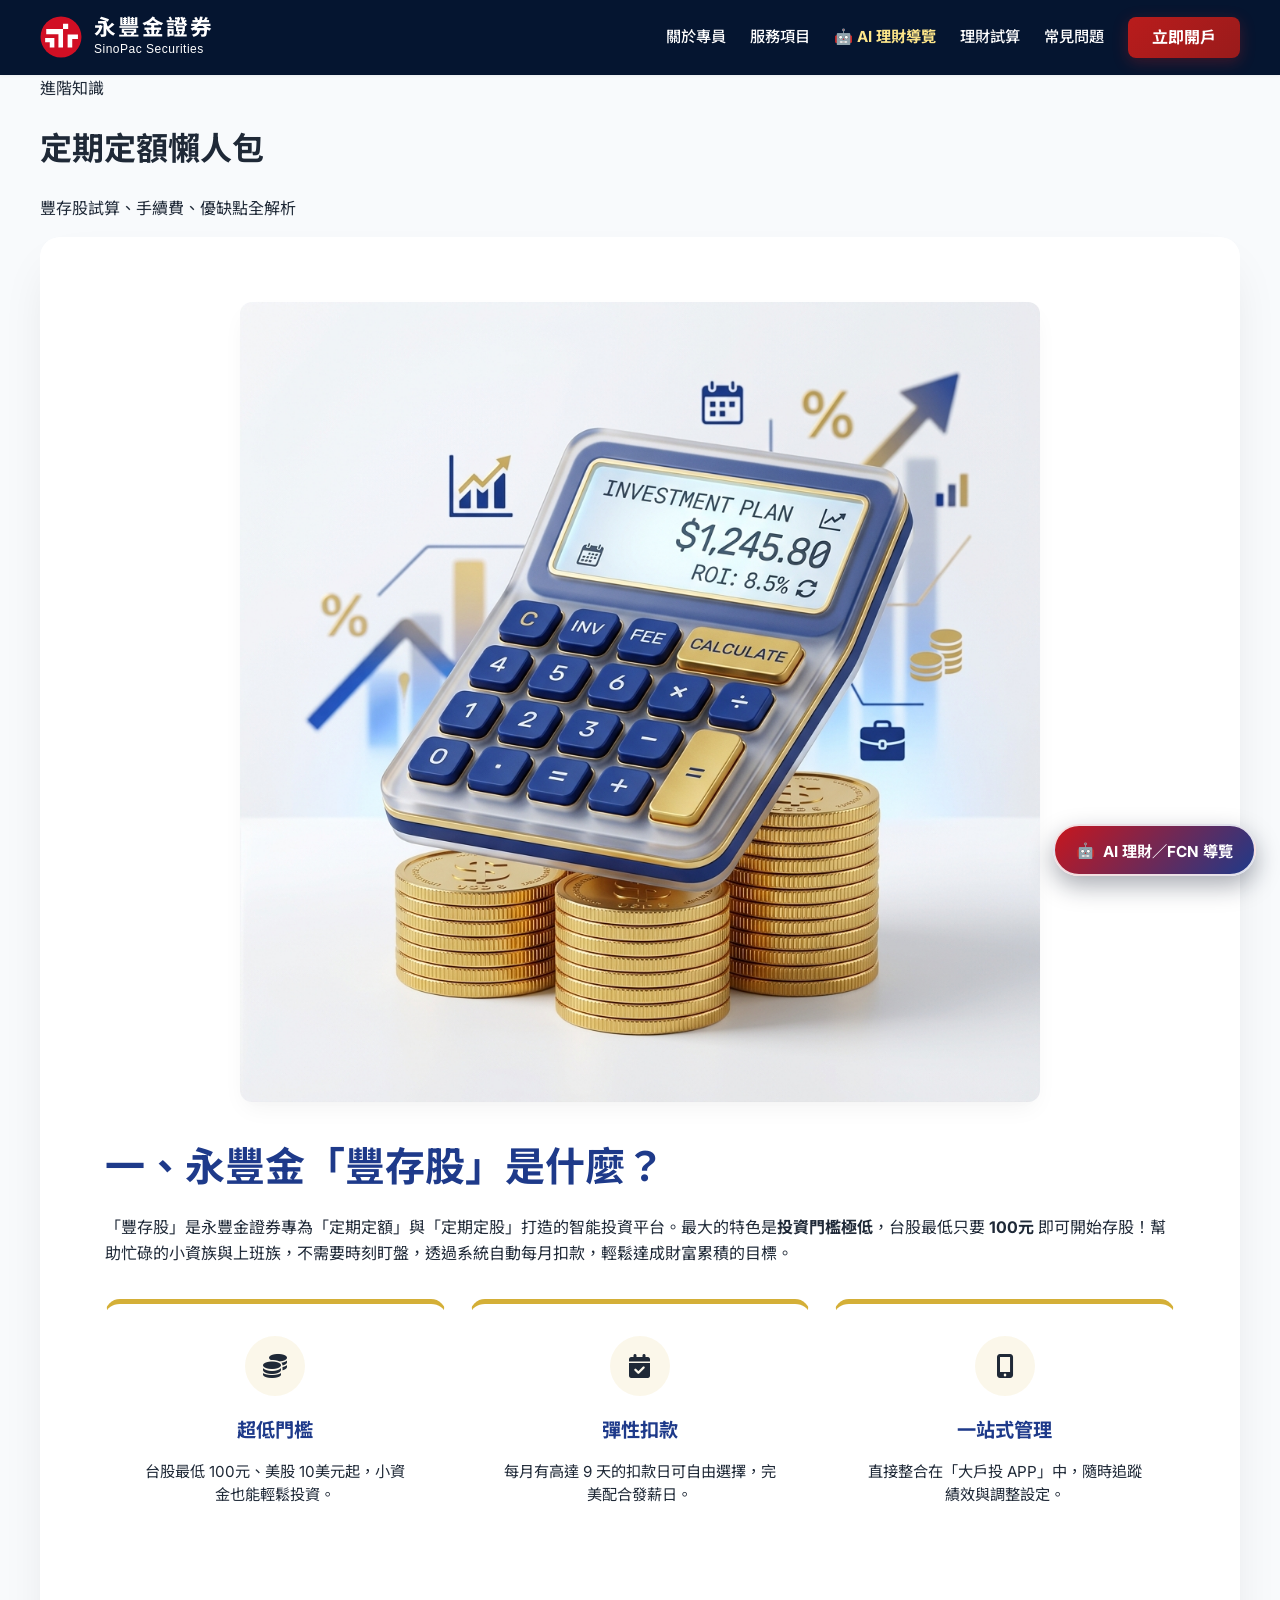
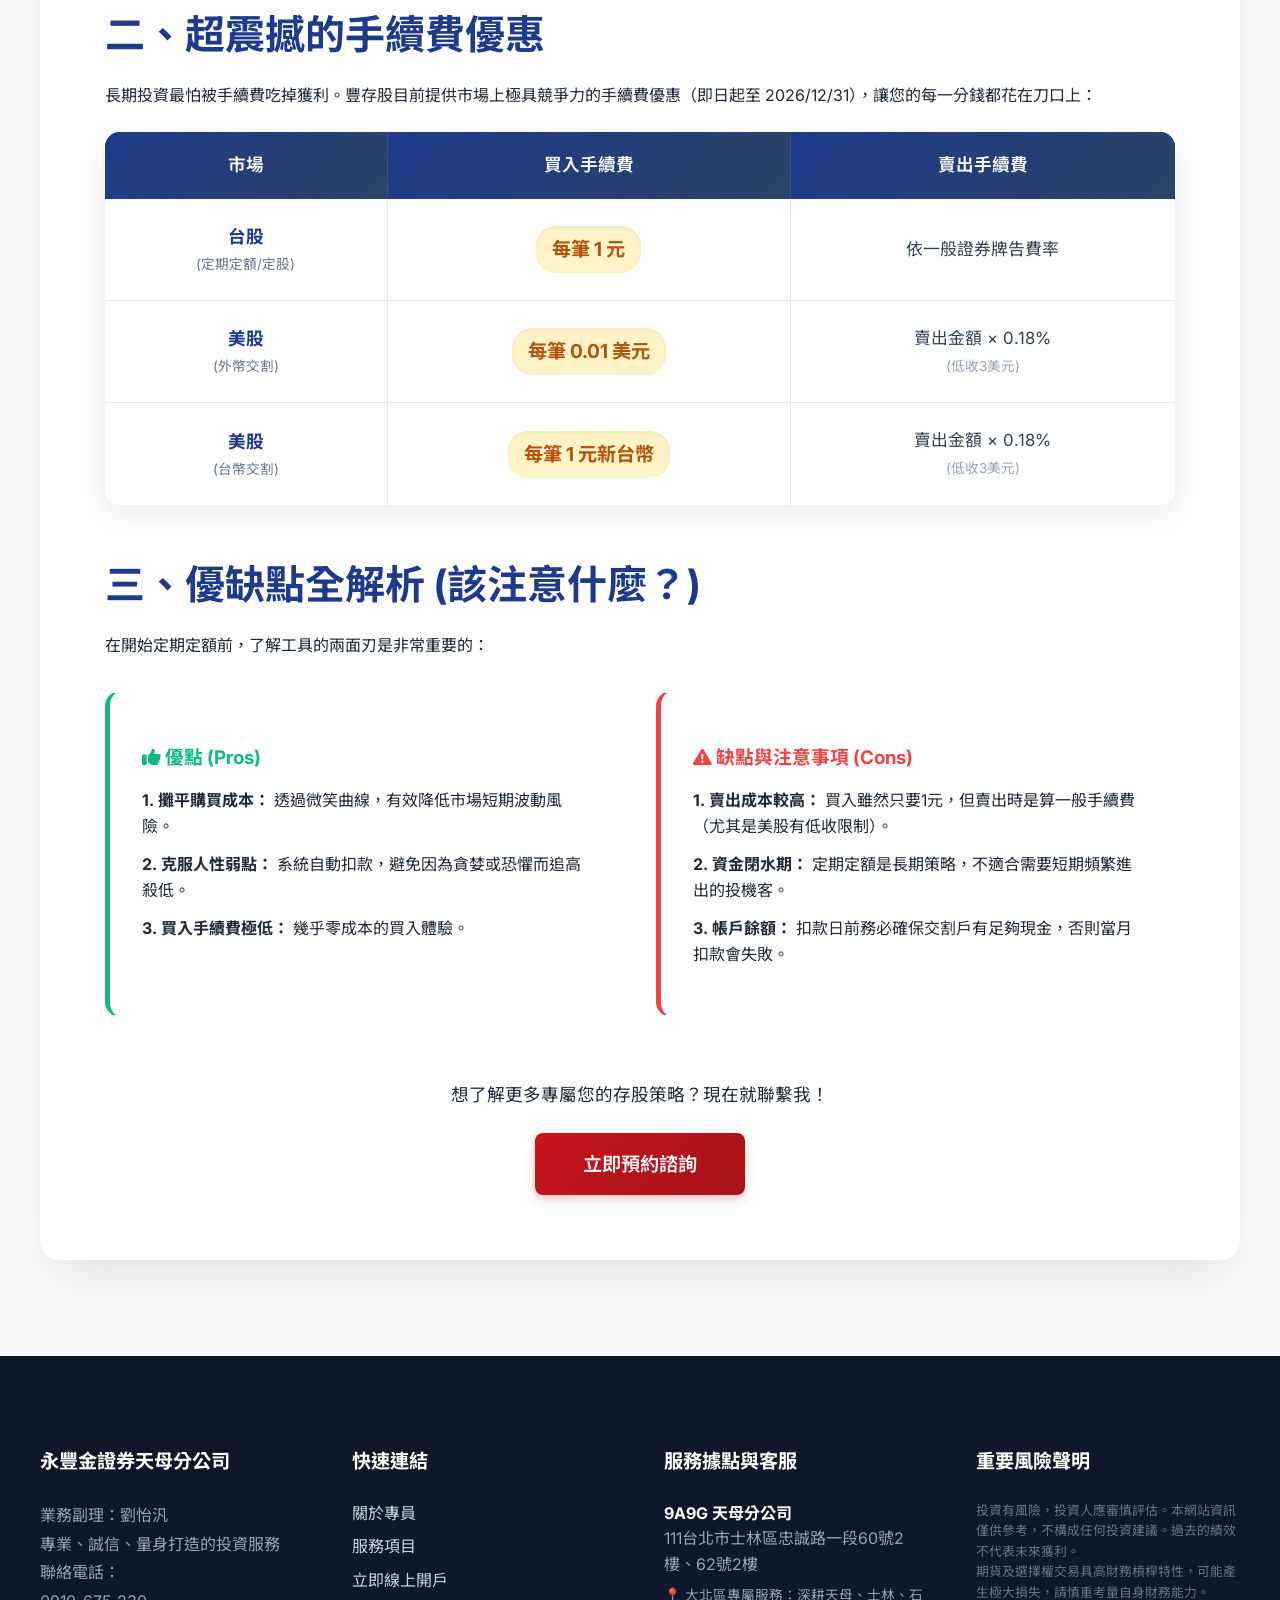
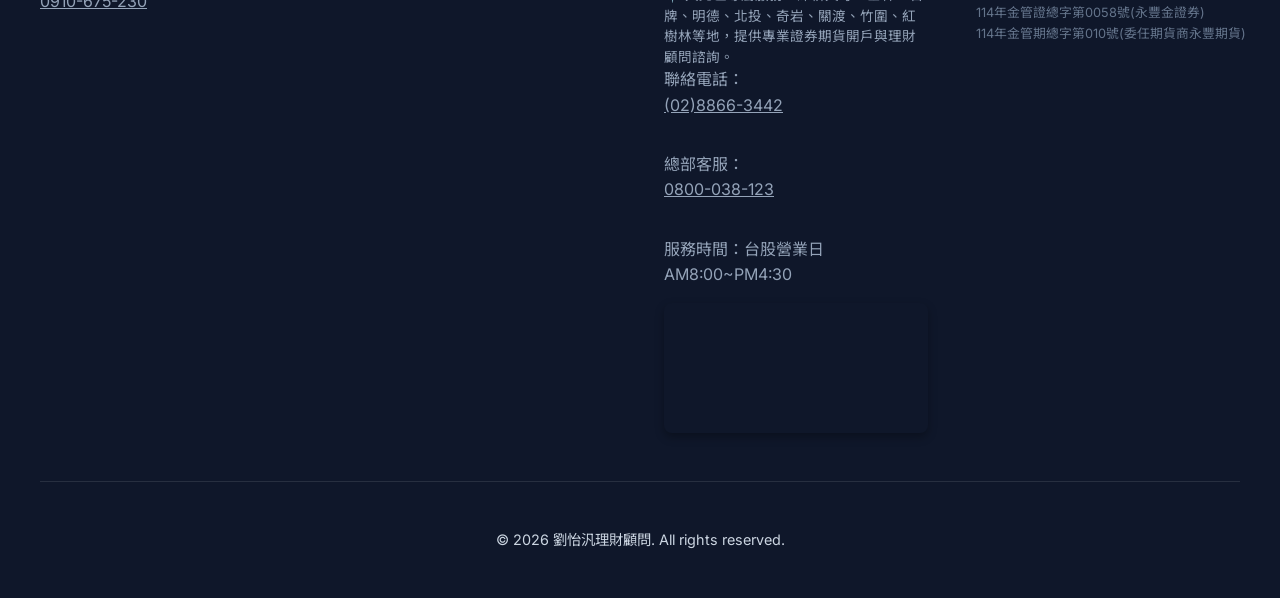
<file: etf_guide.html>
<!DOCTYPE html>

<html lang="zh-TW">
<head>
<meta charset="utf-8"/>
<meta content="width=device-width, initial-scale=1.0" name="viewport"/>
<title>定期定額懶人包 | 豐存股全解析 - 永豐金證券劉怡汎業務副理</title>
<meta content="劉怡汎" name="author"/>
<meta content="index, follow" name="robots"/>
<meta content="定期定額懶人包,豐存股,永豐金證券,劉怡汎,定期定額試算,手續費,小資族理財,存股入門,ETF新手,理財專員,士林,北投,石牌,明德,奇岩,關渡,竹圍,紅樹林,開戶推薦" name="keywords"/>
<meta content="永豐金證券豐存股定期定額懶人包！完整解析定期定額試算、超低手續費優惠、優缺點比較。小資族首選理財工具，劉怡汎業務副理（理財專員）帶您輕鬆入門。" name="description"/>
<link href="styles.css" rel="stylesheet"/>
<link href="product_page_styles.css" rel="stylesheet"/>
<link href="https://fonts.googleapis.com/css2?family=Inter:wght@400;600;700&amp;family=Noto+Sans+TC:wght@400;500;700;900&amp;display=swap" rel="stylesheet"/>
<link href="https://cdnjs.cloudflare.com/ajax/libs/font-awesome/6.4.0/css/all.min.css" rel="stylesheet"/>
<link rel="canonical" href="https://howard7199.github.io/financial-advisor/etf_guide.html"/>
<meta property="og:type" content="article"/>
<meta property="og:title" content="定期定額懶人包 | 豐存股全解析"/>
<meta property="og:description" content="定期定額試算、手續費、優缺點全解析！小資族首選理財工具。"/>
<meta property="og:image" content="https://howard7199.github.io/financial-advisor/images/etf_guide_calc.png"/>
<meta property="og:url" content="https://howard7199.github.io/financial-advisor/etf_guide.html"/>
<meta property="og:locale" content="zh_TW"/>
<meta property="og:site_name" content="劉怡汎理財顧問 | 永豐金證券天母分公司"/>
<script type="application/ld+json">
{
      "@context": "https://schema.org",
      "@graph": [
            {
                  "@type": "FinancialService",
                  "name": "永豐金證券 天母分公司",
                  "address": {
                        "@type": "PostalAddress",
                        "streetAddress": "忠誠路一段60號2樓",
                        "addressLocality": "士林區",
                        "addressRegion": "台北市",
                        "postalCode": "111",
                        "addressCountry": "TW"
                  },
                  "telephone": "(02)8866-3442",
                  "url": "https://www.sinotrade.com.tw/"
            },
            {
                  "@type": "Person",
                  "name": "劉怡汎",
                  "jobTitle": "業務副理",
                  "alternateName": "理財專員",
                  "worksFor": {
                        "@type": "Organization",
                        "name": "永豐金證券 天母分公司"
                  },
                  "telephone": "0910-675-230",
                  "knowsAbout": [
                        "ETF定期定額",
                        "複委託海外投資",
                        "基金管理信託",
                        "FCN結構型商品",
                        "期貨選擇權",
                        "客製化資產配置"
                  ]
            },
            {
                  "@type": "Article",
                  "headline": "定期定額懶人包 | 豐存股全解析 - 永豐金證券劉怡汎業務副理",
                  "description": "永豐金證券豐存股定期定額懶人包！完整解析定期定額試算、超低手續費優惠、優缺點比較。小資族首選理財工具，劉怡汎業務副理帶您輕鬆入門。",
                  "author": {
                        "@type": "Person",
                        "name": "劉怡汎"
                  },
                  "publisher": {
                        "@type": "Organization",
                        "name": "永豐金證券 天母分公司"
                  }
            }
      ]
}
</script>
<link href="advisor_ai.css?v=20261115v5" rel="stylesheet"/>
</head>
<body style="padding-top: 140px;">
<!-- Navigation -->
<nav class="navbar" id="navbar" >
<div class="nav-container">

<a class="logo-link" href="index.html" style="display: flex; align-items: center; text-decoration: none; gap: 12px;">
<img alt="永豐金證券" src="images/sinopac_logo.svg" style="height: 42px;"/>
<div style="display: flex; flex-direction: column; justify-content: center; align-items: flex-start;">
<span style="font-weight: 700; font-size: 1.35rem; color: #ffffff; letter-spacing: 2px; line-height: 1.1;">永豐金證券</span>
<span style="font-size: 0.75rem; color: #ffffff; letter-spacing: 0.5px; font-weight: 500; font-family: 'Arial', sans-serif;">SinoPac Securities</span>
</div>
</a>

<div class="nav-menu" id="navMenu">
<a class="nav-link" href="index.html#about">關於專員</a>
<a class="nav-link" href="index.html#services">服務項目</a>
<a class="nav-link nav-ai-link" href="ai_advisor.html">🤖 AI 理財導覽</a>
<a class="nav-link" href="index.html#calculator">理財試算</a>
<a class="nav-link" href="index.html#faq">常見問題</a>
<a class="nav-cta" href="online_open.html" style="background: linear-gradient(135deg, #B91C1C, #991B1B); color: white; padding: 0.5rem 1.5rem; border-radius: 8px; text-decoration: none; font-weight: bold; box-shadow: 0 4px 15px rgba(185, 28, 28, 0.3);">立即開戶</a>
</div>
</div>
</nav>
<main class="product-page-main">
<div class="product-page-header">
<div class="container">
<span class="product-page-badge">進階知識</span>
<h1 class="product-page-title">定期定額懶人包</h1>
<p class="product-page-subtitle">豐存股試算、手續費、優缺點全解析</p>
</div>
</div>
<section class="product-page-content">
<div class="container">
<div class="product-page-content-card glass">
<img alt="定期定額試算插圖" class="product-page-image" src="./images/etf_guide_calc.png" style="margin-top:0;"/>
<h2 class="section-title">一、永豐金「豐存股」是什麼？</h2>
<p class="content-text">「豐存股」是永豐金證券專為「定期定額」與「定期定股」打造的智能投資平台。最大的特色是<strong>投資門檻極低</strong>，台股最低只要 <strong>100元</strong> 即可開始存股！幫助忙碌的小資族與上班族，不需要時刻盯盤，透過系統自動每月扣款，輕鬆達成財富累積的目標。</p>
<div class="features-grid" style="display: grid; grid-template-columns: repeat(auto-fit, minmax(250px, 1fr)); gap: 1.5rem; margin-top: 2rem;">
<div class="glass" onmouseout="this.style.transform='none'" onmouseover="this.style.transform='translateY(-10px)'" style="padding: 2rem; border-radius: 15px; border-top: 5px solid #D4AF37; text-align: center; transition: transform 0.3s ease;">
<div style="background: rgba(212, 175, 55, 0.1); width: 60px; height: 60px; border-radius: 50%; display: flex; align-items: center; justify-content: center; margin: 0 auto 1rem;">
<i class="fa-solid fa-coins text-gold" style="font-size: 1.5rem;"></i>
</div>
<h3 style="color: #1E3A8A; margin-bottom: 0.5rem; font-size: 1.2rem;">超低門檻</h3>
<p style=" font-size: 0.95rem; line-height: 1.5;">台股最低 100元、美股 10美元起，小資金也能輕鬆投資。</p>
</div>
<div class="glass" onmouseout="this.style.transform='none'" onmouseover="this.style.transform='translateY(-10px)'" style="padding: 2rem; border-radius: 15px; border-top: 5px solid #D4AF37; text-align: center; transition: transform 0.3s ease;">
<div style="background: rgba(212, 175, 55, 0.1); width: 60px; height: 60px; border-radius: 50%; display: flex; align-items: center; justify-content: center; margin: 0 auto 1rem;">
<i class="fa-solid fa-calendar-check text-gold" style="font-size: 1.5rem;"></i>
</div>
<h3 style="color: #1E3A8A; margin-bottom: 0.5rem; font-size: 1.2rem;">彈性扣款</h3>
<p style=" font-size: 0.95rem; line-height: 1.5;">每月有高達 9 天的扣款日可自由選擇，完美配合發薪日。</p>
</div>
<div class="glass" onmouseout="this.style.transform='none'" onmouseover="this.style.transform='translateY(-10px)'" style="padding: 2rem; border-radius: 15px; border-top: 5px solid #D4AF37; text-align: center; transition: transform 0.3s ease;">
<div style="background: rgba(212, 175, 55, 0.1); width: 60px; height: 60px; border-radius: 50%; display: flex; align-items: center; justify-content: center; margin: 0 auto 1rem;">
<i class="fa-solid fa-mobile-screen-button text-gold" style="font-size: 1.5rem;"></i>
</div>
<h3 style="color: #1E3A8A; margin-bottom: 0.5rem; font-size: 1.2rem;">一站式管理</h3>
<p style=" font-size: 0.95rem; line-height: 1.5;">直接整合在「大戶投 APP」中，隨時追蹤績效與調整設定。</p>
</div>
</div>
<h2 class="section-title" style="margin-top: 3rem;">二、超震撼的手續費優惠</h2>
<p class="content-text">長期投資最怕被手續費吃掉獲利。豐存股目前提供市場上極具競爭力的手續費優惠（即日起至 2026/12/31），讓您的每一分錢都花在刀口上：</p>
<div class="data-table-container">
<table class="premium-table" style="width: 100%; border-collapse: separate; border-spacing: 0; margin-top: 1.5rem; box-shadow: 0 10px 30px rgba(0,0,0,0.08); border-radius: 15px; overflow: hidden;">
<thead>
<tr style="background: linear-gradient(135deg, #1E3A8A, #172554);">
<th style="padding: 1.2rem; color: white; text-align: center; font-weight: 600; font-size: 1.1rem; border-right: 1px solid rgba(255,255,255,0.1);">市場</th>
<th style="padding: 1.2rem; color: white; text-align: center; font-weight: 600; font-size: 1.1rem; border-right: 1px solid rgba(255,255,255,0.1);">買入手續費</th>
<th style="padding: 1.2rem; color: white; text-align: center; font-weight: 600; font-size: 1.1rem;">賣出手續費</th>
</tr>
</thead>
<tbody>
<tr onmouseout="this.style.background='white'" onmouseover="this.style.background='#F8FAFC'" style="background: white; transition: background 0.3s;">
<td style="padding: 1.5rem; text-align: center; border-bottom: 1px solid #E2E8F0; border-right: 1px solid #E2E8F0;">
<div style="font-weight: 700; color: #1E3A8A; font-size: 1.1rem;">台股</div>
<div style="font-size: 0.85rem; color: #64748B; margin-top: 0.2rem;">(定期定額/定股)</div>
</td>
<td style="padding: 1.5rem; text-align: center; border-bottom: 1px solid #E2E8F0; border-right: 1px solid #E2E8F0;">
<div style="display: inline-block; background: #FEF3C7; color: #B45309; padding: 0.5rem 1rem; border-radius: 20px; font-weight: bold; font-size: 1.2rem; box-shadow: inset 0 2px 4px rgba(0,0,0,0.05);">每筆 1 元</div>
</td>
<td style="padding: 1.5rem; text-align: center; border-bottom: 1px solid #E2E8F0; ">
                                        依一般證券牌告費率
                                    </td>
</tr>
<tr onmouseout="this.style.background='white'" onmouseover="this.style.background='#F8FAFC'" style="background: white; transition: background 0.3s;">
<td style="padding: 1.5rem; text-align: center; border-bottom: 1px solid #E2E8F0; border-right: 1px solid #E2E8F0;">
<div style="font-weight: 700; color: #1E3A8A; font-size: 1.1rem;">美股</div>
<div style="font-size: 0.85rem; color: #64748B; margin-top: 0.2rem;">(外幣交割)</div>
</td>
<td style="padding: 1.5rem; text-align: center; border-bottom: 1px solid #E2E8F0; border-right: 1px solid #E2E8F0;">
<div style="display: inline-block; background: #FEF3C7; color: #B45309; padding: 0.5rem 1rem; border-radius: 20px; font-weight: bold; font-size: 1.2rem; box-shadow: inset 0 2px 4px rgba(0,0,0,0.05);">每筆 0.01 美元</div>
</td>
<td style="padding: 1.5rem; text-align: center; border-bottom: 1px solid #E2E8F0; ">
                                        賣出金額 × 0.18%<br/><span style="font-size: 0.85rem; color: #94A3B8;">(低收3美元)</span>
</td>
</tr>
<tr onmouseout="this.style.background='white'" onmouseover="this.style.background='#F8FAFC'" style="background: white; transition: background 0.3s;">
<td style="padding: 1.5rem; text-align: center; border-right: 1px solid #E2E8F0;">
<div style="font-weight: 700; color: #1E3A8A; font-size: 1.1rem;">美股</div>
<div style="font-size: 0.85rem; color: #64748B; margin-top: 0.2rem;">(台幣交割)</div>
</td>
<td style="padding: 1.5rem; text-align: center; border-right: 1px solid #E2E8F0;">
<div style="display: inline-block; background: #FEF3C7; color: #B45309; padding: 0.5rem 1rem; border-radius: 20px; font-weight: bold; font-size: 1.2rem; box-shadow: inset 0 2px 4px rgba(0,0,0,0.05);">每筆 1 元新台幣</div>
</td>
<td style="padding: 1.5rem; text-align: center; ">
                                        賣出金額 × 0.18%<br/><span style="font-size: 0.85rem; color: #94A3B8;">(低收3美元)</span>
</td>
</tr>
</tbody>
</table>
</div>
<h2 class="section-title" style="margin-top: 3rem;">三、優缺點全解析 (該注意什麼？)</h2>
<p class="content-text">在開始定期定額前，了解工具的兩面刃是非常重要的：</p>
<div class="split-layout" style="display: flex; gap: 2rem; margin-top: 2rem; flex-wrap: wrap;">
<div class="pros-card glass" style="flex: 1; min-width: 300px; padding: 2rem; border-radius: 15px; border-left: 5px solid #10B981;">
<h3 style="color: #10B981; margin-bottom: 1rem;"><i class="fa-solid fa-thumbs-up"></i> 優點 (Pros)</h3>
<ul style="list-style-type: none; padding: 0;">
<li style="margin-bottom: 0.8rem;"><strong>1. 攤平購買成本：</strong> 透過微笑曲線，有效降低市場短期波動風險。</li>
<li style="margin-bottom: 0.8rem;"><strong>2. 克服人性弱點：</strong> 系統自動扣款，避免因為貪婪或恐懼而追高殺低。</li>
<li style="margin-bottom: 0.8rem;"><strong>3. 買入手續費極低：</strong> 幾乎零成本的買入體驗。</li>
</ul>
</div>
<div class="cons-card glass" style="flex: 1; min-width: 300px; padding: 2rem; border-radius: 15px; border-left: 5px solid #EF4444;">
<h3 style="color: #EF4444; margin-bottom: 1rem;"><i class="fa-solid fa-triangle-exclamation"></i> 缺點與注意事項 (Cons)</h3>
<ul style="list-style-type: none; padding: 0;">
<li style="margin-bottom: 0.8rem;"><strong>1. 賣出成本較高：</strong> 買入雖然只要1元，但賣出時是算一般手續費（尤其是美股有低收限制）。</li>
<li style="margin-bottom: 0.8rem;"><strong>2. 資金閉水期：</strong> 定期定額是長期策略，不適合需要短期頻繁進出的投機客。</li>
<li style="margin-bottom: 0.8rem;"><strong>3. 帳戶餘額：</strong> 扣款日前務必確保交割戶有足夠現金，否則當月扣款會失敗。</li>
</ul>
</div>
</div>
<div style="text-align: center; margin-top: 4rem;">
<p style="font-size: 1.1rem;  margin-bottom: 1.5rem;">想了解更多專屬您的存股策略？現在就聯繫我！</p>
<a class="btn btn-primary" href="index.html#contact" style="padding: 1rem 3rem; font-size: 1.2rem;">立即預約諮詢</a>
</div>
</div>
</div>
</section>
</main>
<footer class="footer">
<div class="container">
<div class="footer-content">
<div class="footer-section">
<h4>永豐金證券天母分公司</h4>
<p style="color: #94a3b8; line-height: 1.8;">
                        業務副理：劉怡汎<br/>
                        專業、誠信、量身打造的投資服務<br/>
                        聯絡電話：<a href="tel:0910-675-230" style="color: #94a3b8; text-decoration: underline;">0910-675-230</a>
                    </p>
</div>
<div class="footer-section">
<h4>快速連結</h4>
<a href="#about">關於專員</a>
<a href="#services">服務項目</a>
<a href="online_open.html">立即線上開戶</a>
</div>
<div class="footer-section">
<h4>服務據點與客服</h4>
<p style="color: #94a3b8; line-height: 1.6; margin-bottom: 15px;">
<strong style="color: #fff;">9A9G 天母分公司</strong><br/>
                        111台北市士林區忠誠路一段60號2樓、62號2樓<br/><span style="font-size: 0.85rem; color: #94a3b8; display: block; margin-top: 8px; line-height: 1.5;">📍 大北區專屬服務：深耕天母、士林、石牌、明德、北投、奇岩、關渡、竹圍、紅樹林等地，提供專業證券期貨開戶與理財顧問諮詢。</span>
                        聯絡電話：<a href="tel:02-8866-3442" style="color: #94a3b8; text-decoration: underline;">(02)8866-3442</a><br/>
                        總部客服：<a href="tel:0800-038-123" style="color: #94a3b8; text-decoration: underline;">0800-038-123</a><br/>
                        服務時間：台股營業日 AM8:00~PM4:30
                    </p>
<div style="border-radius: 8px; overflow: hidden; height: 130px; box-shadow: 0 4px 10px rgba(0,0,0,0.3);">
<iframe frameborder="0" height="100%" marginheight="0" marginwidth="0" scrolling="no" src="https://maps.google.com/maps?q=111台北市士林區忠誠路一段60號2樓&amp;t=&amp;z=15&amp;ie=UTF8&amp;iwloc=&amp;output=embed" width="100%"></iframe>
</div>
</div>
<div class="footer-section" style="flex: 3;">
<h4>重要風險聲明</h4>
<p style="font-size: 0.8rem; color: #64748b; line-height: 1.6;">
                        投資有風險，投資人應審慎評估。本網站資訊僅供參考，不構成任何投資建議。過去的績效不代表未來獲利。<br/>
                        期貨及選擇權交易具高財務槓桿特性，可能產生極大損失，請慎重考量自身財務能力。<br/>
<span style="white-space: nowrap;">114年金管證總字第0058號(永豐金證券)</span><br/>
<span style="white-space: nowrap;">114年金管期總字第010號(委任期貨商永豐期貨)</span>
</p>
</div>
</div>
<div class="footer-bottom">
<p>© 2026 劉怡汎理財顧問. All rights reserved.</p>
</div>
</div>
</footer>
<script src="advisor_ai.js?v=20261115v5"></script>
</body>
</html>
</file>
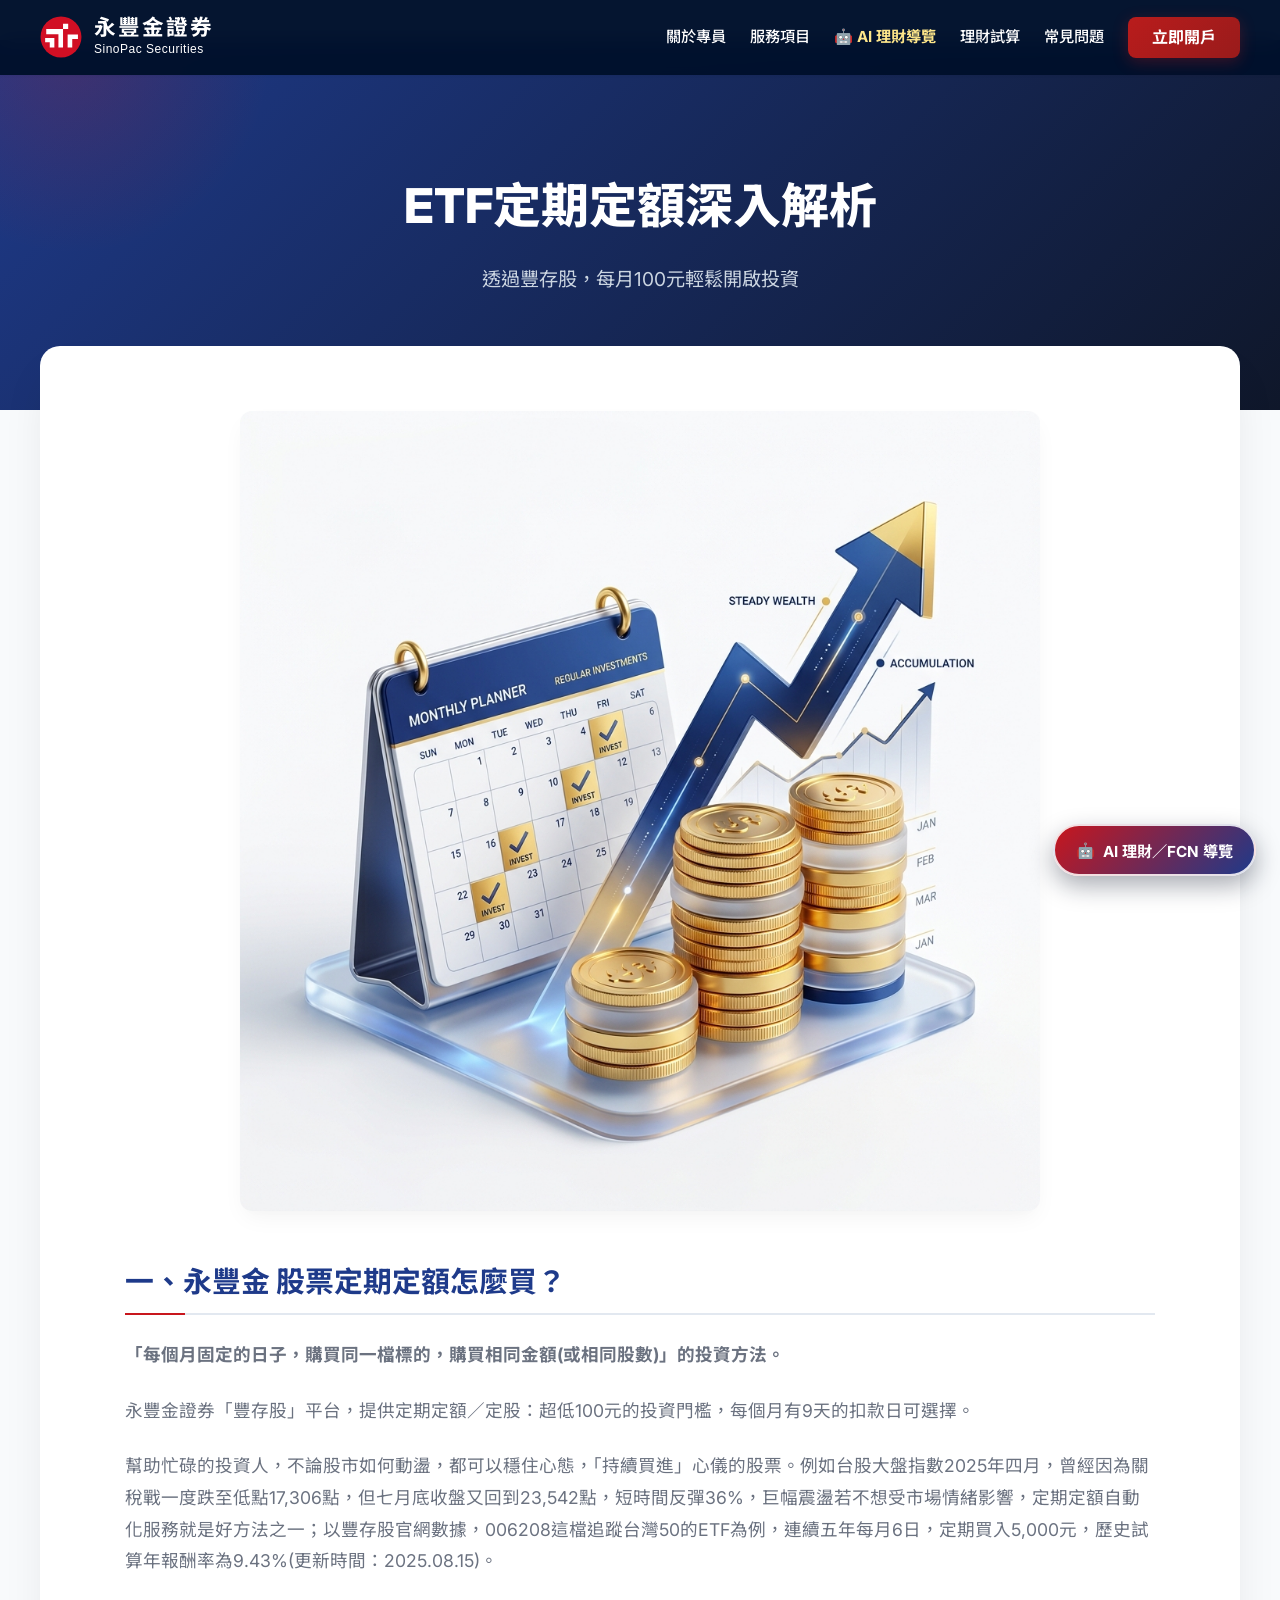
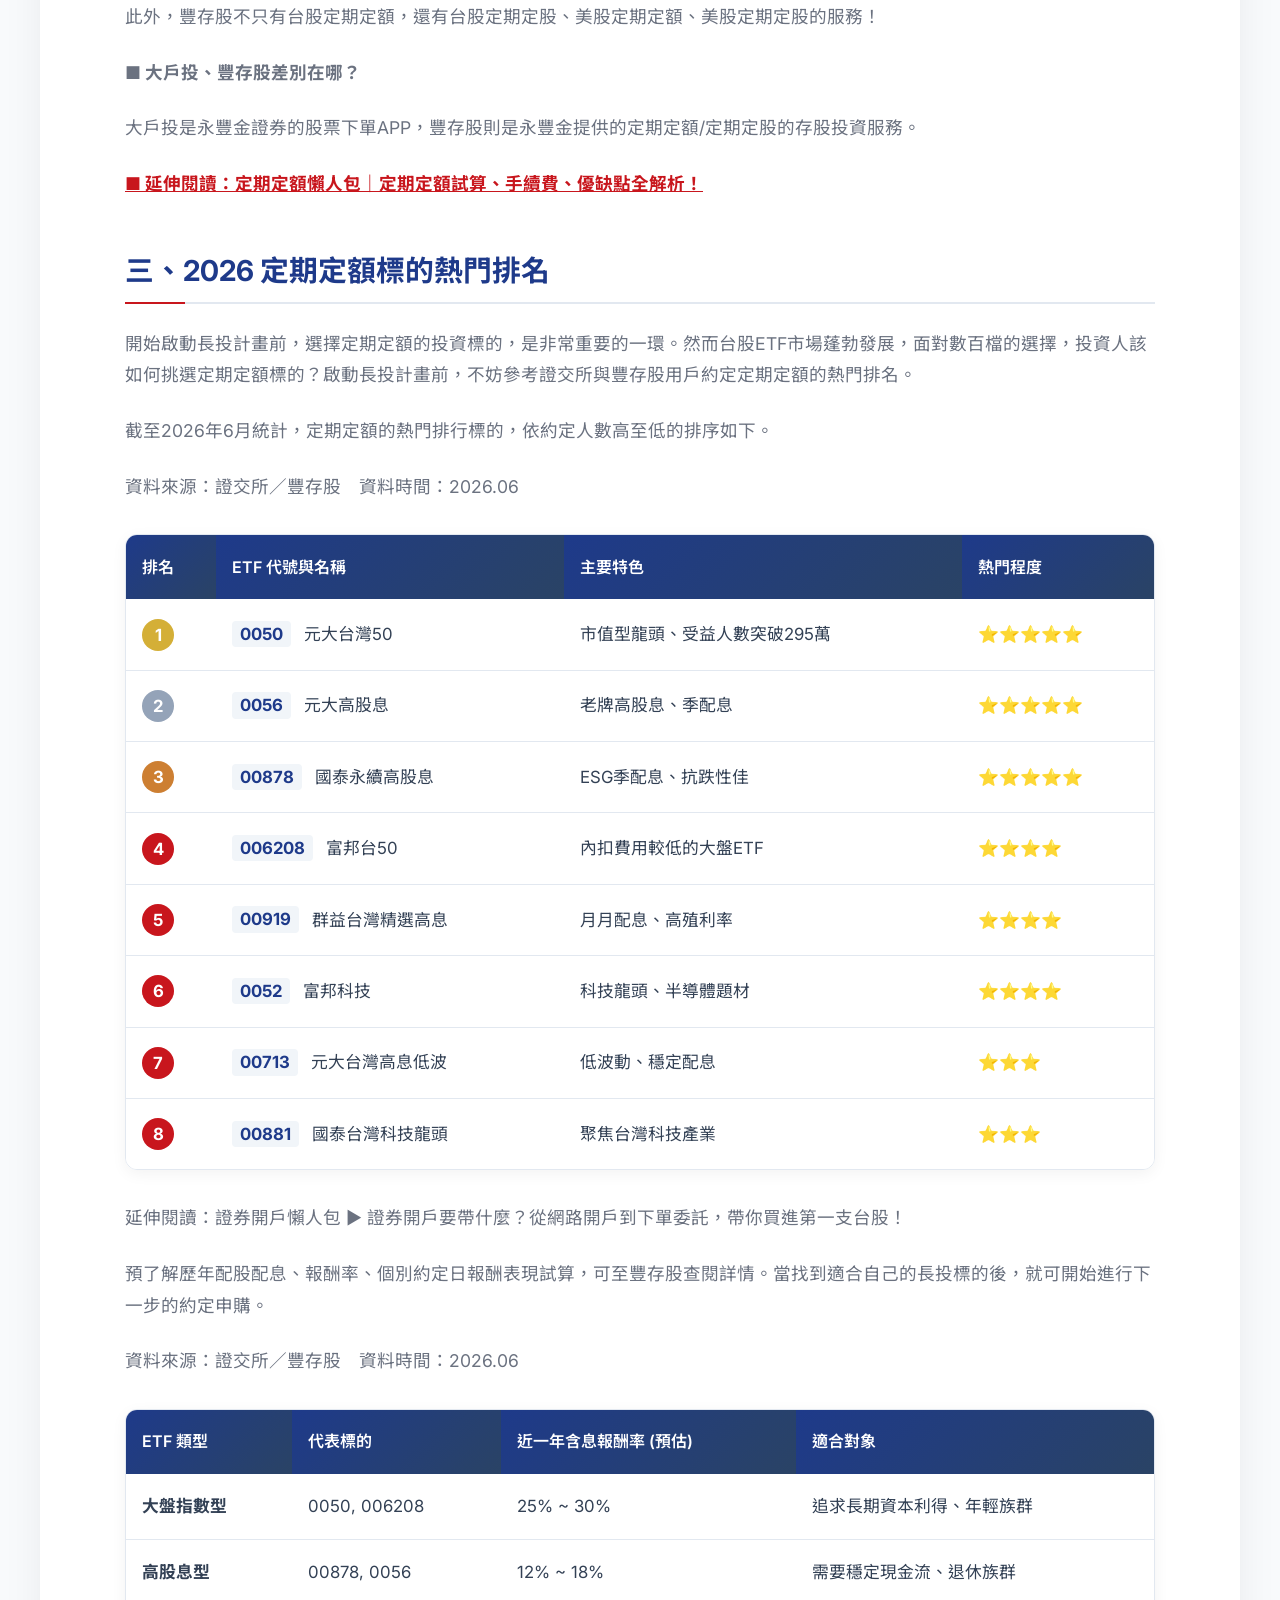
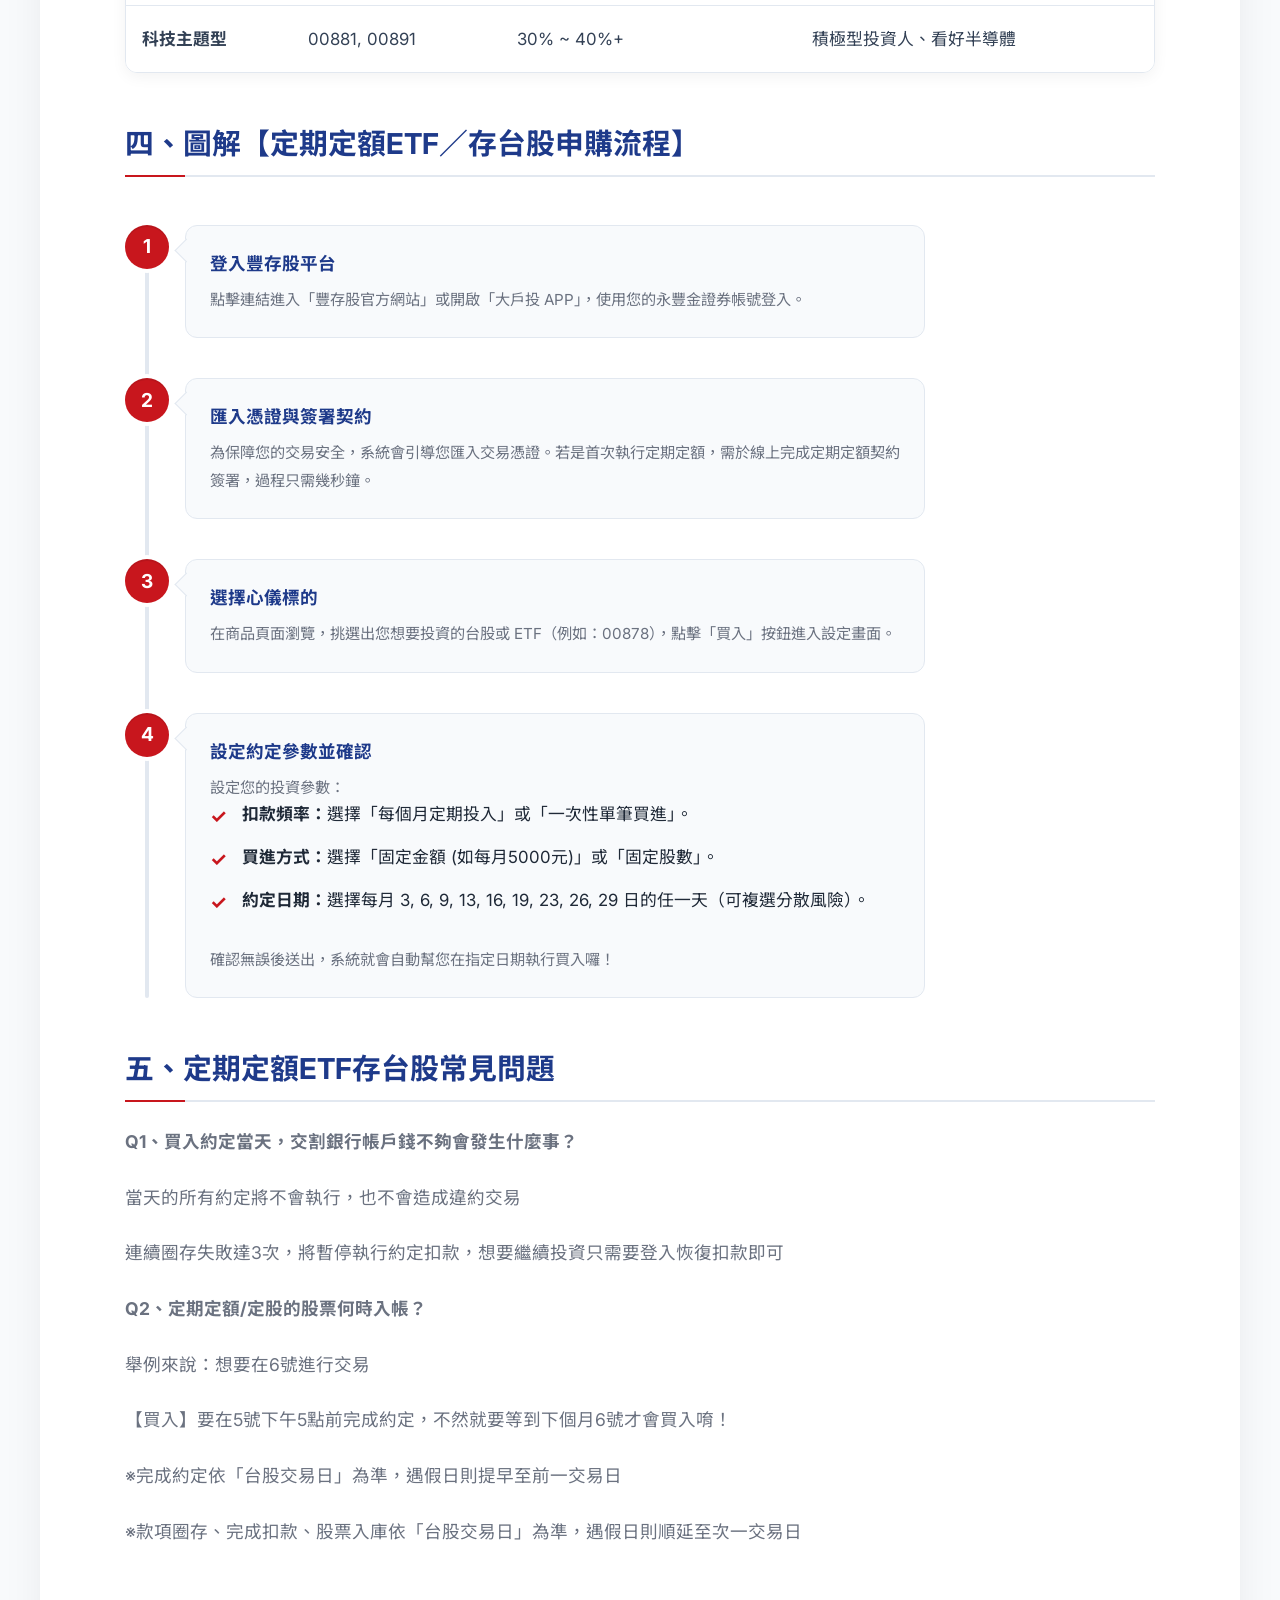
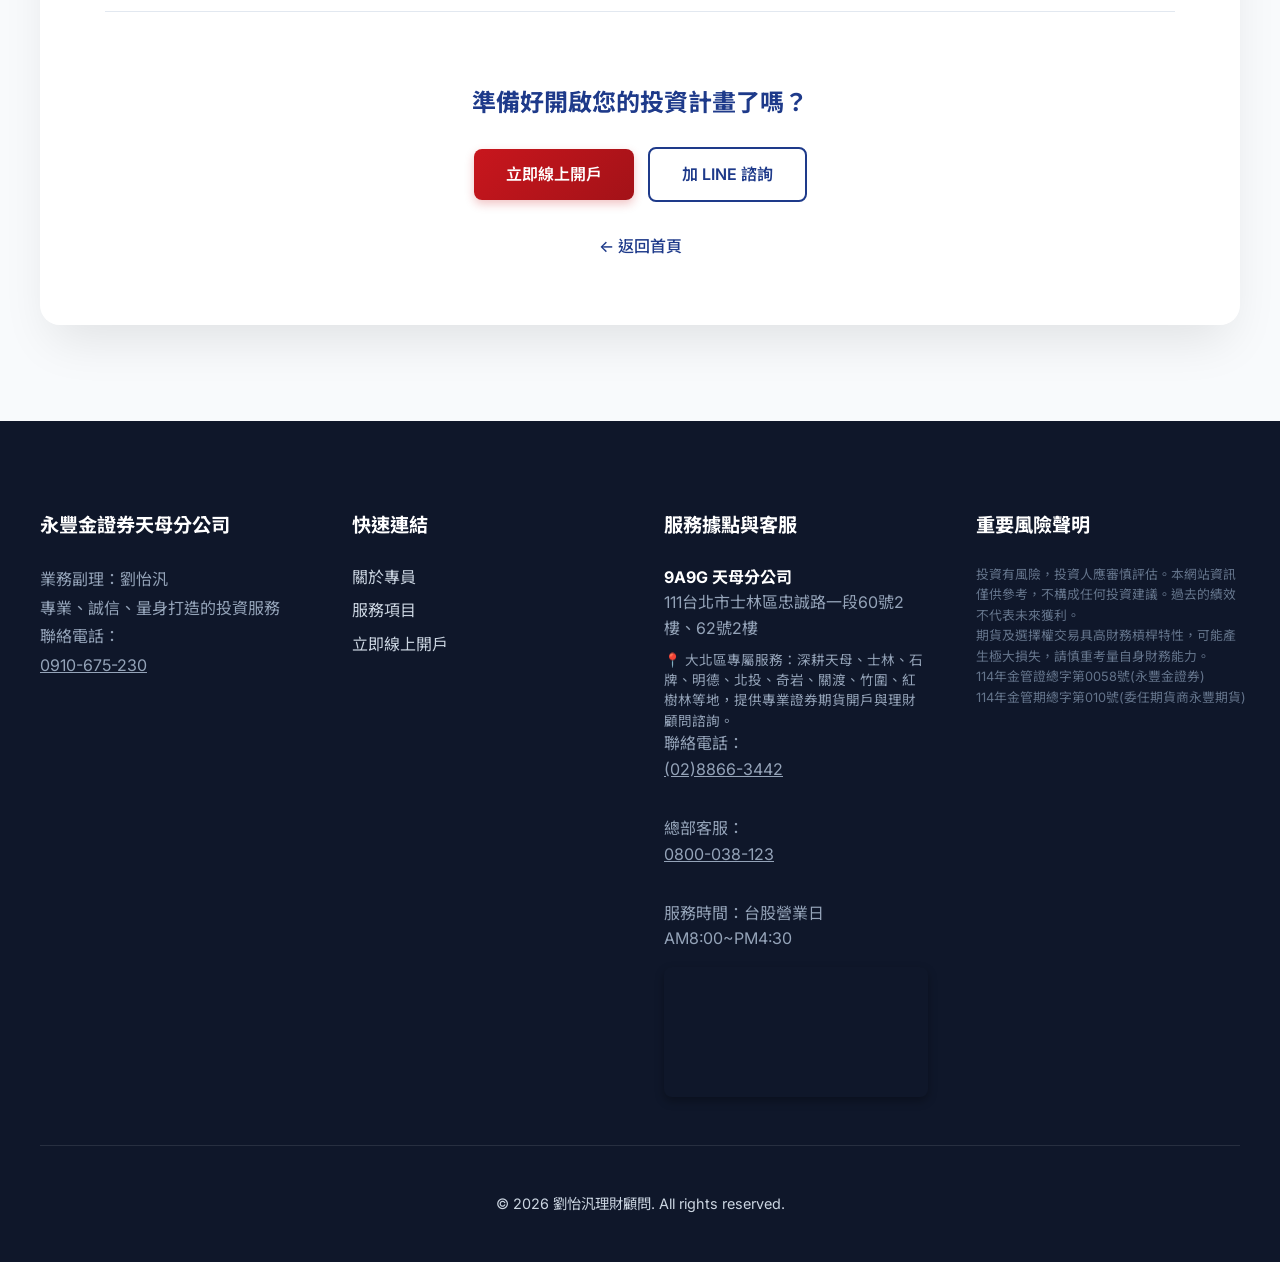
<file: etf_regular_investment.html>
<!DOCTYPE html>

<html lang="zh-TW">
<head>
<meta charset="utf-8"/>
<meta content="width=device-width, initial-scale=1.0" name="viewport"/>
<title>ETF定期定額深入解析 | 永豐金證券天母分公司 - 劉怡汎業務副理</title>
<meta content="劉怡汎" name="author"/>
<meta content="index, follow" name="robots"/>
<meta content="ETF定期定額,豐存股,永豐金證券,劉怡汎,定期定額推薦,台股ETF,美股ETF,0050,00878,存股,理財專員,士林,北投,石牌,明德,奇岩,關渡,竹圍,紅樹林,開戶推薦" name="keywords"/>
<meta content="永豐金證券ETF定期定額完整解析。透過豐存股平台，每月100元起輕鬆投資台股與美股ETF。劉怡汎業務副理（理財專員）為您解析定期定額策略、熱門標的與申購流程。" name="description"/>
<link href="https://fonts.googleapis.com" rel="preconnect"/>
<link crossorigin="" href="https://fonts.gstatic.com" rel="preconnect"/>
<link href="https://fonts.googleapis.com/css2?family=Inter:wght@400;500;600;800&family=Noto+Sans+TC:wght@400;500;700;900&display=swap" rel="stylesheet"/>
<link href="styles.css" rel="stylesheet"/>
<link rel="canonical" href="https://howard7199.github.io/financial-advisor/etf_regular_investment.html"/>
<meta property="og:type" content="article"/>
<meta property="og:title" content="ETF定期定額深入解析 | 劉怡汎業務副理"/>
<meta property="og:description" content="透過豐存股，每月100元輕鬆開啟ETF投資之旅。"/>
<meta property="og:image" content="https://howard7199.github.io/financial-advisor/images/etf_step1.png"/>
<meta property="og:url" content="https://howard7199.github.io/financial-advisor/etf_regular_investment.html"/>
<meta property="og:locale" content="zh_TW"/>
<meta property="og:site_name" content="劉怡汎理財顧問 | 永豐金證券天母分公司"/>
<script type="application/ld+json">
{
      "@context": "https://schema.org",
      "@graph": [
            {
                  "@type": "FinancialService",
                  "name": "永豐金證券 天母分公司",
                  "address": {
                        "@type": "PostalAddress",
                        "streetAddress": "忠誠路一段60號2樓",
                        "addressLocality": "士林區",
                        "addressRegion": "台北市",
                        "postalCode": "111",
                        "addressCountry": "TW"
                  },
                  "telephone": "(02)8866-3442",
                  "url": "https://www.sinotrade.com.tw/"
            },
            {
                  "@type": "Person",
                  "name": "劉怡汎",
                  "jobTitle": "業務副理",
                  "alternateName": "理財專員",
                  "worksFor": {
                        "@type": "Organization",
                        "name": "永豐金證券 天母分公司"
                  },
                  "telephone": "0910-675-230",
                  "knowsAbout": [
                        "ETF定期定額",
                        "複委託海外投資",
                        "基金管理信託",
                        "FCN結構型商品",
                        "期貨選擇權",
                        "客製化資產配置"
                  ]
            },
            {
                  "@type": "Article",
                  "headline": "ETF定期定額深入解析 | 永豐金證券天母分公司 - 劉怡汎業務副理",
                  "description": "永豐金證券ETF定期定額完整解析。透過豐存股平台，每月100元起輕鬆投資台股與美股ETF。劉怡汎業務副理為您解析定期定額策略、熱門標的與申購流程。",
                  "author": {
                        "@type": "Person",
                        "name": "劉怡汎"
                  },
                  "publisher": {
                        "@type": "Organization",
                        "name": "永豐金證券 天母分公司"
                  }
            }
      ]
}
</script>
<link href="advisor_ai.css?v=20261115v5" rel="stylesheet"/>
</head>
<body style="padding-top: 140px;">
<!-- Navigation -->
<!-- Navigation -->
<nav class="navbar" id="navbar" >
<div class="nav-container">

<a class="logo-link" href="index.html" style="display: flex; align-items: center; text-decoration: none; gap: 12px;">
<img alt="永豐金證券" src="images/sinopac_logo.svg" style="height: 42px;"/>
<div style="display: flex; flex-direction: column; justify-content: center; align-items: flex-start;">
<span style="font-weight: 700; font-size: 1.35rem; color: #ffffff; letter-spacing: 2px; line-height: 1.1;">永豐金證券</span>
<span style="font-size: 0.75rem; color: #ffffff; letter-spacing: 0.5px; font-weight: 500; font-family: 'Arial', sans-serif;">SinoPac Securities</span>
</div>
</a>

<div class="nav-menu" id="navMenu">
<a class="nav-link" href="index.html#about">關於專員</a>
<a class="nav-link" href="index.html#services">服務項目</a>
<a class="nav-link nav-ai-link" href="ai_advisor.html">🤖 AI 理財導覽</a>
<a class="nav-link" href="index.html#calculator">理財試算</a>
<a class="nav-link" href="index.html#faq">常見問題</a>
<a class="nav-cta" href="online_open.html" style="background: linear-gradient(135deg, #B91C1C, #991B1B); color: white; padding: 0.5rem 1.5rem; border-radius: 8px; text-decoration: none; font-weight: bold; box-shadow: 0 4px 15px rgba(185, 28, 28, 0.3);">立即開戶</a>
</div>
</div>
</nav>
<!-- Hero -->
<header class="product-page-hero">
<div class="container">
<h1 class="product-page-hero-title">ETF定期定額深入解析</h1>
<p class="product-page-hero-subtitle">透過豐存股，每月100元輕鬆開啟投資</p>
</div>
</header>
<!-- Content -->
<main class="product-page-main container">
<div class="product-page-content-card glass">
<img alt="插圖" class="product-page-image" src="./images/etf_step1.png" style="margin-top:0;"/>
<div class="container detail-page">
<div class="content-block">
<h3 class="product-page-h3">一、永豐金 股票定期定額怎麼買？</h3>
<p class="product-page-text"><strong>「每個月固定的日子，購買同一檔標的，購買相同金額(或相同股數)」的投資方法。</strong></p>
<p class="product-page-text">永豐金證券「豐存股」平台，提供定期定額／定股：超低100元的投資門檻，每個月有9天的扣款日可選擇。</p>
<p class="product-page-text">幫助忙碌的投資人，不論股市如何動盪，都可以穩住心態，「持續買進」心儀的股票。例如台股大盤指數2025年四月，曾經因為關稅戰一度跌至低點17,306點，但七月底收盤又回到23,542點，短時間反彈36%，巨幅震盪若不想受市場情緒影響，定期定額自動化服務就是好方法之一；以豐存股官網數據，006208這檔追蹤台灣50的ETF為例，連續五年每月6日，定期買入5,000元，歷史試算年報酬率為9.43%(更新時間：2025.08.15)。</p>
<p class="product-page-text">此外，豐存股不只有台股定期定額，還有台股定期定股、美股定期定額、美股定期定股的服務！</p>
<p class="product-page-text"><strong>■ 大戶投、豐存股差別在哪？</strong></p>
<p class="product-page-text">大戶投是永豐金證券的股票下單APP，豐存股則是永豐金提供的定期定額/定期定股的存股投資服務。</p>
<p class="product-page-text"><strong><a href="etf_guide.html" onmouseout="this.style.color='var(--primary-red)'" onmouseover="this.style.color='var(--primary-blue)'" style="color: var(--primary-red); text-decoration: underline; transition: color 0.3s;">■ 延伸閱讀：定期定額懶人包｜定期定額試算、手續費、優缺點全解析！</a></strong></p>

</div>
<div class="content-block">
<h3 class="product-page-h3">三、2026 定期定額標的熱門排名</h3>
<p class="product-page-text">開始啟動長投計畫前，選擇定期定額的投資標的，是非常重要的一環。然而台股ETF市場蓬勃發展，面對數百檔的選擇，投資人該如何挑選定期定額標的？啟動長投計畫前，不妨參考證交所與豐存股用戶約定定期定額的熱門排名。</p>
<p class="product-page-text">截至2026年6月統計，定期定額的熱門排行標的，依約定人數高至低的排序如下。</p>
<p class="product-page-text">資料來源：證交所／豐存股　資料時間：2026.06</p>
<div class="premium-table-wrapper">
<table class="premium-table">
<thead>
<tr>
<th>排名</th>
<th>ETF 代號與名稱</th>
<th>主要特色</th>
<th>熱門程度</th>
</tr>
</thead>
<tbody>
<tr>
<td><span class="rank-badge rank-1">1</span></td>
<td><span class="ticker">0050</span> 元大台灣50</td>
<td>市值型龍頭、受益人數突破295萬</td>
<td>⭐⭐⭐⭐⭐</td>
</tr>
<tr>
<td><span class="rank-badge rank-2">2</span></td>
<td><span class="ticker">0056</span> 元大高股息</td>
<td>老牌高股息、季配息</td>
<td>⭐⭐⭐⭐⭐</td>
</tr>
<tr>
<td><span class="rank-badge rank-3">3</span></td>
<td><span class="ticker">00878</span> 國泰永續高股息</td>
<td>ESG季配息、抗跌性佳</td>
<td>⭐⭐⭐⭐⭐</td>
</tr>
<tr>
<td><span class="rank-badge">4</span></td>
<td><span class="ticker">006208</span> 富邦台50</td>
<td>內扣費用較低的大盤ETF</td>
<td>⭐⭐⭐⭐</td>
</tr>
<tr>
<td><span class="rank-badge">5</span></td>
<td><span class="ticker">00919</span> 群益台灣精選高息</td>
<td>月月配息、高殖利率</td>
<td>⭐⭐⭐⭐</td>
</tr>
<tr>
<td><span class="rank-badge">6</span></td>
<td><span class="ticker">0052</span> 富邦科技</td>
<td>科技龍頭、半導體題材</td>
<td>⭐⭐⭐⭐</td>
</tr>
<tr>
<td><span class="rank-badge">7</span></td>
<td><span class="ticker">00713</span> 元大台灣高息低波</td>
<td>低波動、穩定配息</td>
<td>⭐⭐⭐</td>
</tr>
<tr>
<td><span class="rank-badge">8</span></td>
<td><span class="ticker">00881</span> 國泰台灣科技龍頭</td>
<td>聚焦台灣科技產業</td>
<td>⭐⭐⭐</td>
</tr>
</tbody>
</table>
</div>
<p class="product-page-text">延伸閱讀：證券開戶懶人包 ► 證券開戶要帶什麼？從網路開戶到下單委託，帶你買進第一支台股！</p>
<p class="product-page-text">預了解歷年配股配息、報酬率、個別約定日報酬表現試算，可至豐存股查閱詳情。當找到適合自己的長投標的後，就可開始進行下一步的約定申購。</p>
<p class="product-page-text">資料來源：證交所／豐存股　資料時間：2026.06</p>
<div class="premium-table-wrapper">
<table class="premium-table">
<thead>
<tr>
<th>ETF 類型</th>
<th>代表標的</th>
<th>近一年含息報酬率 (預估)</th>
<th>適合對象</th>
</tr>
</thead>
<tbody>
<tr>
<td><strong>大盤指數型</strong></td>
<td>0050, 006208</td>
<td>25% ~ 30%</td>
<td>追求長期資本利得、年輕族群</td>
</tr>
<tr>
<td><strong>高股息型</strong></td>
<td>00878, 0056</td>
<td>12% ~ 18%</td>
<td>需要穩定現金流、退休族群</td>
</tr>
<tr>
<td><strong>科技主題型</strong></td>
<td>00881, 00891</td>
<td>30% ~ 40%+</td>
<td>積極型投資人、看好半導體</td>
</tr>
</tbody>
</table>
</div>
</div>
<div class="content-block">
<h3 class="product-page-h3">四、圖解【定期定額ETF／存台股申購流程】</h3>
<ul class="timeline">
<li class="timeline-item">
<div class="timeline-icon">1</div>
<div class="timeline-content">
<h4 class="timeline-title">登入豐存股平台</h4>
<p class="product-page-text" style="margin-bottom:0;">點擊連結進入「豐存股官方網站」或開啟「大戶投 APP」，使用您的永豐金證券帳號登入。</p>
</div>
</li>
<li class="timeline-item">
<div class="timeline-icon">2</div>
<div class="timeline-content">
<h4 class="timeline-title">匯入憑證與簽署契約</h4>
<p class="product-page-text" style="margin-bottom:0;">為保障您的交易安全，系統會引導您匯入交易憑證。若是首次執行定期定額，需於線上完成定期定額契約簽署，過程只需幾秒鐘。</p>
</div>
</li>
<li class="timeline-item">
<div class="timeline-icon">3</div>
<div class="timeline-content">
<h4 class="timeline-title">選擇心儀標的</h4>
<p class="product-page-text" style="margin-bottom:0;">在商品頁面瀏覽，挑選出您想要投資的台股或 ETF（例如：00878），點擊「買入」按鈕進入設定畫面。</p>
</div>
</li>
<li class="timeline-item">
<div class="timeline-icon">4</div>
<div class="timeline-content">
<h4 class="timeline-title">設定約定參數並確認</h4>
<p class="product-page-text">設定您的投資參數：</p>
<ul class="product-page-ul">
<li><strong>扣款頻率：</strong>選擇「每個月定期投入」或「一次性單筆買進」。</li>
<li><strong>買進方式：</strong>選擇「固定金額 (如每月5000元)」或「固定股數」。</li>
<li><strong>約定日期：</strong>選擇每月 3, 6, 9, 13, 16, 19, 23, 26, 29 日的任一天（可複選分散風險）。</li>
</ul>
<p class="product-page-text" style="margin-bottom:0;">確認無誤後送出，系統就會自動幫您在指定日期執行買入囉！</p>
</div>
</li>
</ul>
</div>
<div class="content-block">
<h3 class="product-page-h3">五、定期定額ETF存台股常見問題</h3>
<p class="product-page-text"><strong>Q1、買入約定當天，交割銀行帳戶錢不夠會發生什麼事？</strong></p>
<p class="product-page-text">當天的所有約定將不會執行，也不會造成違約交易</p>
<p class="product-page-text">連續圈存失敗達3次，將暫停執行約定扣款，想要繼續投資只需要登入恢復扣款即可</p>
<p class="product-page-text"><strong>Q2、定期定額/定股的股票何時入帳？</strong></p>
<p class="product-page-text">舉例來說：想要在6號進行交易</p>
<p class="product-page-text">【買入】要在5號下午5點前完成約定，不然就要等到下個月6號才會買入唷！</p>
<p class="product-page-text">※完成約定依「台股交易日」為準，遇假日則提早至前一交易日</p>
<p class="product-page-text">※款項圈存、完成扣款、股票入庫依「台股交易日」為準，遇假日則順延至次一交易日</p>
</div>
</div>
<!-- Footer -->
<div class="product-page-cta">
<h3>準備好開啟您的投資計畫了嗎？</h3>
<a class="btn btn-primary" href="online_open.html" style="margin-right: 10px;" target="_blank">立即線上開戶</a>
<a class="btn btn-outline" href="https://line.me/ti/p/~evonne32016" target="_blank">加 LINE 諮詢</a>
</div>
<div style="text-align: center; margin-top: 2rem;">
<a href="index.html" style="color: var(--primary-blue); text-decoration: none; font-weight: 500;">← 返回首頁</a>
</div>
</div>
</main>
<footer class="footer">
<div class="container">
<div class="footer-content">
<div class="footer-section">
<h4>永豐金證券天母分公司</h4>
<p style="color: #94a3b8; line-height: 1.8;">
                        業務副理：劉怡汎<br/>
                        專業、誠信、量身打造的投資服務<br/>
                        聯絡電話：<a href="tel:0910-675-230" style="color: #94a3b8; text-decoration: underline;">0910-675-230</a>
                    </p>
</div>
<div class="footer-section">
<h4>快速連結</h4>
<a href="#about">關於專員</a>
<a href="#services">服務項目</a>
<a href="online_open.html">立即線上開戶</a>
</div>
<div class="footer-section">
<h4>服務據點與客服</h4>
<p style="color: #94a3b8; line-height: 1.6; margin-bottom: 15px;">
<strong style="color: #fff;">9A9G 天母分公司</strong><br/>
                        111台北市士林區忠誠路一段60號2樓、62號2樓<br/><span style="font-size: 0.85rem; color: #94a3b8; display: block; margin-top: 8px; line-height: 1.5;">📍 大北區專屬服務：深耕天母、士林、石牌、明德、北投、奇岩、關渡、竹圍、紅樹林等地，提供專業證券期貨開戶與理財顧問諮詢。</span>
                        聯絡電話：<a href="tel:02-8866-3442" style="color: #94a3b8; text-decoration: underline;">(02)8866-3442</a><br/>
                        總部客服：<a href="tel:0800-038-123" style="color: #94a3b8; text-decoration: underline;">0800-038-123</a><br/>
                        服務時間：台股營業日 AM8:00~PM4:30
                    </p>
<div style="border-radius: 8px; overflow: hidden; height: 130px; box-shadow: 0 4px 10px rgba(0,0,0,0.3);">
<iframe frameborder="0" height="100%" marginheight="0" marginwidth="0" scrolling="no" src="https://maps.google.com/maps?q=111台北市士林區忠誠路一段60號2樓&amp;t=&amp;z=15&amp;ie=UTF8&amp;iwloc=&amp;output=embed" width="100%"></iframe>
</div>
</div>
<div class="footer-section" style="flex: 3;">
<h4>重要風險聲明</h4>
<p style="font-size: 0.8rem; color: #64748b; line-height: 1.6;">
                        投資有風險，投資人應審慎評估。本網站資訊僅供參考，不構成任何投資建議。過去的績效不代表未來獲利。<br/>
                        期貨及選擇權交易具高財務槓桿特性，可能產生極大損失，請慎重考量自身財務能力。<br/>
<span style="white-space: nowrap;">114年金管證總字第0058號(永豐金證券)</span><br/>
<span style="white-space: nowrap;">114年金管期總字第010號(委任期貨商永豐期貨)</span>
</p>
</div>
</div>
<div class="footer-bottom">
<p>© 2026 劉怡汎理財顧問. All rights reserved.</p>
</div>
</div>
</footer>
<script>
        window.addEventListener('scroll', function() {
            const navbar = document.getElementById('navbar');
            if (window.scrollY > 50) {
                navbar.style.boxShadow = '0 4px 15px rgba(0,0,0,0.1)';
            } else {
                navbar.style.boxShadow = '0 1px 3px rgba(0,0,0,0.05)';
            }
        });
    </script>
<script src="advisor_ai.js?v=20261115v5"></script>
</body>
</html>
</file>
<file: styles.css>
/* --- Global & Typography --- */
:root {
    --primary-red: #C8161D;
    --primary-red-hover: #A31218;
    --primary-blue: #1E3A8A; /* Deep Blue for contrast/trust */
    --accent-gold: #D4AF37;  /* Gold for premium feel */
    --bg-light: #F8FAFC;
    --bg-white: #FFFFFF;
    --text-main: #1F2937;
    --text-muted: #6B7280;
    --glass-bg: rgba(255, 255, 255, 0.85);
    --glass-border: rgba(255, 255, 255, 0.3);
    --shadow-soft: 0 10px 25px -5px rgba(0, 0, 0, 0.05), 0 8px 10px -6px rgba(0, 0, 0, 0.01);
    --shadow-hover: 0 20px 25px -5px rgba(0, 0, 0, 0.1), 0 10px 10px -5px rgba(0, 0, 0, 0.04);
}

html {
    scroll-behavior: smooth;
}

body {
    font-family: 'Inter', 'Noto Sans TC', sans-serif;
    margin: 0;
    padding: 0;
    background-color: var(--bg-light);
    color: var(--text-main);
    line-height: 1.6;
}

.container {
    max-width: 1200px;
    margin: 0 auto;
    padding: 0 20px;
}

/* Glassmorphism Utilities */
.glass {
    background: var(--glass-bg);
    backdrop-filter: blur(12px);
    -webkit-backdrop-filter: blur(12px);
    border: 1px solid var(--glass-border);
}

/* --- Navigation --- */
.navbar {
    position: fixed;
    width: 100%;
    top: 0;
    z-index: 1000;
    transition: all 0.3s ease;
    background: rgba(0, 17, 44, 0.98);
    backdrop-filter: blur(10px);
    box-shadow: 0 1px 3px rgba(0,0,0,0.05);
}

.nav-container {
    display: flex;
    justify-content: space-between;
    align-items: center;
    padding: 1rem 2rem;
    max-width: 1200px;
    margin: 0 auto;
}

.logo-img-small {
    height: 45px;
    width: auto;
}

.nav-menu {
    display: flex;
    align-items: center;
    gap: 1.5rem;
}

.nav-link {
    color: #ffffff;
    text-decoration: none;
    font-weight: 500;
    font-size: 0.95rem;
    transition: color 0.3s ease;
    position: relative;
}

.nav-link::after {
    content: '';
    position: absolute;
    width: 0;
    height: 2px;
    bottom: -4px;
    left: 0;
    background-color: var(--primary-red);
    transition: width 0.3s ease;
}

.nav-link:hover {
    color: #f1f5f9;
}

.nav-link:hover::after {
    width: 100%;
}

.nav-cta {
    background: linear-gradient(135deg, var(--primary-red) 0%, var(--primary-red-hover) 100%);
    color: #fff;
    padding: 0.6rem 1.5rem;
    border-radius: 8px;
    text-decoration: none;
    font-weight: 600;
    box-shadow: 0 4px 6px rgba(200, 22, 29, 0.2);
    transition: transform 0.3s ease, box-shadow 0.3s ease;
}

.nav-cta:hover {
    transform: translateY(-2px);
    box-shadow: 0 6px 12px rgba(200, 22, 29, 0.3);
    color: #fff;
}

/* --- Hero Section --- */
.hero {
    position: relative;
    padding: 10rem 0 6rem;
    background: linear-gradient(135deg, #ffffff 0%, #f0f4f8 100%);
    overflow: hidden;
}

.hero::before {
    content: '';
    position: absolute;
    top: -10%;
    right: -5%;
    width: 500px;
    height: 500px;
    background: radial-gradient(circle, rgba(30, 58, 138, 0.05) 0%, transparent 70%);
    border-radius: 50%;
    z-index: 0;
}

.hero-content {
    position: relative;
    z-index: 1;
    display: flex;
    align-items: center;
    justify-content: space-between;
    gap: 4rem;
}

.hero-text {
    flex: 1;
    max-width: 600px;
    animation: fadeUp 0.8s ease-out;
}

.hero-badges {
    margin-bottom: 1rem;
    display: flex;
    gap: 0.5rem;
}

.badge {
    padding: 0.3rem 0.8rem;
    border-radius: 20px;
    font-size: 0.8rem;
    font-weight: 600;
}

.badge-sinopac { background-color: rgba(200, 22, 29, 0.1); color: var(--primary-red); }
.badge-tianmu { background-color: rgba(30, 58, 138, 0.1); color: var(--primary-blue); }
.badge-service { background-color: rgba(212, 175, 55, 0.15); color: #B49020; }

.hero-title {
    margin: 0 0 1.5rem 0;
}

.title-highlight {
    display: block;
    font-size: 1.2rem;
    color: var(--primary-blue);
    font-weight: 600;
    margin-bottom: 0.5rem;
    letter-spacing: 1px;
}

.title-main {
    display: block;
    font-size: 3.5rem;
    font-weight: 800;
    color: var(--text-main);
    line-height: 1.2;
    background: linear-gradient(to right, var(--primary-blue), var(--primary-red));
    -webkit-background-clip: text;
    -webkit-text-fill-color: transparent;
}

.title-sub {
    display: block;
    font-size: 1.5rem;
    color: var(--text-muted);
    margin-top: 0.5rem;
    font-weight: 500;
}

.hero-description {
    font-size: 1.1rem;
    color: var(--text-muted);
    margin-bottom: 2rem;
}

.hero-contact {
    display: flex;
    flex-wrap: wrap;
    gap: 1.5rem;
    margin-bottom: 2.5rem;
    background: rgba(255,255,255,0.6);
    padding: 1rem;
    border-radius: 12px;
    border: 1px solid rgba(255,255,255,0.8);
}

.contact-item {
    display: flex;
    align-items: center;
    gap: 0.5rem;
}

.contact-item a {
    color: var(--text-main);
    text-decoration: none;
    font-weight: 500;
    transition: color 0.3s ease;
}

.contact-item a:hover {
    color: var(--primary-red);
}

.hero-cta {
    display: flex;
    gap: 1rem;
}

.btn {
    padding: 0.8rem 2rem;
    border-radius: 8px;
    font-weight: 600;
    text-decoration: none;
    text-align: center;
    transition: all 0.3s ease;
    cursor: pointer;
    display: inline-block;
}

.btn-primary {
    background: linear-gradient(135deg, var(--primary-red), var(--primary-red-hover));
    color: #fff;
    box-shadow: 0 4px 10px rgba(200, 22, 29, 0.25);
    border: none;
}

.btn-primary:hover {
    transform: translateY(-3px);
    box-shadow: 0 6px 15px rgba(200, 22, 29, 0.35);
}

.btn-outline {
    background: transparent;
    color: var(--primary-blue);
    border: 2px solid var(--primary-blue);
}

.btn-outline:hover {
    background: var(--primary-blue);
    color: #fff;
}

.hero-image {
    flex: 1;
    display: flex;
    justify-content: center;
    position: relative;
    animation: fadeIn 1s ease-out 0.3s both;
}

.image-container {
    position: relative;
    width: 100%;
    max-width: 450px;
}

.image-container::after {
    content: '';
    position: absolute;
    bottom: -20px;
    right: -20px;
    width: 100%;
    height: 100%;
    border: 2px solid var(--accent-gold);
    border-radius: 20px;
    z-index: -1;
}

.portrait-image {
    width: 100%;
    border-radius: 20px;
    box-shadow: var(--shadow-hover);
    object-fit: cover;
}

/* --- About Section --- */
.about {
    padding: 6rem 0;
    background-color: var(--bg-white);
}

.section-header {
    text-align: center;
    margin-bottom: 4rem;
}

.section-title {
    font-size: 2.5rem;
    color: var(--primary-blue);
    margin-bottom: 1rem;
    position: relative;
    display: inline-block;
}

.section-title::after {
    content: '';
    position: absolute;
    bottom: -10px;
    left: 50%;
    transform: translateX(-50%);
    width: 60px;
    height: 3px;
    background-color: var(--primary-red);
    border-radius: 2px;
}

.section-subtitle {
    font-size: 1.1rem;
    color: var(--text-muted);
}

.about-grid {
    display: grid;
    grid-template-columns: 1fr 1fr;
    gap: 4rem;
    align-items: center;
}

.timeline-box {
    background: var(--bg-light);
    border-radius: 16px;
    padding: 2.5rem;
    box-shadow: var(--shadow-soft);
    border-left: 4px solid var(--accent-gold);
}

.timeline-item {
    margin-bottom: 1.5rem;
    position: relative;
    padding-left: 2rem;
}

.timeline-item::before {
    content: '✦';
    position: absolute;
    left: 0;
    top: 0;
    color: var(--accent-gold);
}

.timeline-item h4 {
    margin: 0 0 0.5rem 0;
    color: var(--primary-blue);
    font-size: 1.1rem;
}

.timeline-item p {
    margin: 0;
    color: var(--text-muted);
    font-size: 0.95rem;
}

/* --- Services Section --- */
.services {
    padding: 6rem 0;
    background-color: var(--bg-light);
}

.services-grid {
    display: grid;
    grid-template-columns: repeat(auto-fit, minmax(320px, 1fr));
    gap: 2.5rem;
}

.service-card {
    background: var(--bg-white);
    padding: 2.5rem;
    border-radius: 16px;
    box-shadow: var(--shadow-soft);
    transition: all 0.4s ease;
    border-top: 4px solid transparent;
    display: flex;
    flex-direction: column;
}

.service-card:hover {
    transform: translateY(-10px);
    box-shadow: var(--shadow-hover);
    border-top-color: var(--primary-red);
}

.service-icon {
    font-size: 3rem;
    margin-bottom: 1.5rem;
    display: inline-block;
    padding: 1rem;
    background: rgba(30, 58, 138, 0.05);
    border-radius: 12px;
}

.service-title {
    font-size: 1.4rem;
    color: var(--primary-blue);
    margin-top: 0;
    margin-bottom: 1rem;
}

.service-description {
    color: var(--text-muted);
    margin-bottom: 1.5rem;
    flex-grow: 1;
}

.service-features {
    list-style: none;
    padding: 0;
    margin-bottom: 2rem;
}

.service-features li {
    margin-bottom: 0.5rem;
    color: var(--text-main);
    font-size: 0.95rem;
    display: flex;
    align-items: center;
    gap: 0.5rem;
}

.service-features li::before {
    content: '✓';
    color: var(--primary-red);
    font-weight: bold;
}

/* --- Calculator Section --- */
.calculator-section {
    padding: 6rem 0;
    background: linear-gradient(135deg, var(--primary-blue), #1e293b);
    color: #fff;
}

.calculator-wrapper {
    background: rgba(255, 255, 255, 0.1);
    backdrop-filter: blur(10px);
    border-radius: 20px;
    padding: 3rem;
    border: 1px solid rgba(255, 255, 255, 0.2);
    display: grid;
    grid-template-columns: 1fr 1fr;
    gap: 4rem;
    align-items: center;
}

.calc-info h2 {
    font-size: 2.2rem;
    margin-bottom: 1rem;
}

.calc-info p {
    color: #cbd5e1;
    font-size: 1.1rem;
    margin-bottom: 2rem;
}

.calc-form {
    background: #fff;
    padding: 2rem;
    border-radius: 16px;
    color: var(--text-main);
}

.form-group {
    margin-bottom: 1.5rem;
}

.form-group label {
    display: block;
    font-weight: 600;
    margin-bottom: 0.5rem;
}

.form-group input {
    width: 100%;
    padding: 0.8rem;
    border: 1px solid #e2e8f0;
    border-radius: 8px;
    font-size: 1rem;
    box-sizing: border-box;
}

#calc-result {
    margin-top: 1.5rem;
    padding: 1.5rem;
    background: rgba(30, 58, 138, 0.05);
    border-radius: 8px;
    text-align: center;
    font-size: 1.2rem;
    font-weight: bold;
    color: var(--primary-red);
}

/* --- FAQ Section --- */
.faq-section {
    padding: 6rem 0;
    background-color: var(--bg-white);
}

.faq-container {
    max-width: 800px;
    margin: 0 auto;
}

.faq-item {
    border-bottom: 1px solid #e2e8f0;
    padding: 1.5rem 0;
}

.faq-question {
    font-size: 1.2rem;
    font-weight: 600;
    color: var(--primary-blue);
    cursor: pointer;
    display: flex;
    justify-content: space-between;
    align-items: center;
}

.faq-answer {
    max-height: 0;
    overflow: hidden;
    transition: max-height 0.3s ease;
    color: var(--text-muted);
    margin-top: 0;
}

.faq-item.active .faq-answer {
    max-height: 200px;
    margin-top: 1rem;
}

.faq-item.active .faq-toggle {
    transform: rotate(45deg);
}

.faq-toggle {
    transition: transform 0.3s ease;
    font-size: 1.5rem;
    color: var(--primary-red);
}

/* --- Footer --- */
.footer {
    background-color: #0f172a;
    color: #cbd5e1;
    padding: 4rem 0 2rem;
}

.footer-content {
    display: grid;
    grid-template-columns: repeat(auto-fit, minmax(250px, 1fr));
    gap: 3rem;
    margin-bottom: 3rem;
}

.footer-section h4 {
    color: #fff;
    font-size: 1.2rem;
    margin-bottom: 1.5rem;
}

.footer-section a {
    color: #cbd5e1;
    text-decoration: none;
    transition: color 0.3s ease;
    display: block;
    margin-bottom: 0.5rem;
}

.footer-section a:hover {
    color: var(--accent-gold);
}

.footer-bottom {
    text-align: center;
    border-top: 1px solid rgba(255,255,255,0.1);
    padding-top: 2rem;
    font-size: 0.9rem;
}

/* --- Animations --- */
@keyframes fadeUp {
    from { opacity: 0; transform: translateY(20px); }
    to { opacity: 1; transform: translateY(0); }
}

@keyframes fadeIn {
    from { opacity: 0; }
    to { opacity: 1; }
}

/* --- Responsive --- */
@media (max-width: 992px) {
    .nav-menu {
        display: none;
    }
    .hero-content, .about-grid, .calculator-wrapper {
        flex-direction: column;
        grid-template-columns: 1fr;
    }
    .title-main { font-size: 2.8rem; }
    .hero { padding: 8rem 0 4rem; }
}


/* --- Premium Sub-page Styles --- */
.product-page-hero {
    padding: 6rem 0 6rem;
    background: linear-gradient(135deg, var(--primary-blue) 0%, #0f172a 100%);
    color: #fff;
    text-align: center;
    position: relative;
    overflow: hidden;
    margin-top: -100px; /* offset the body padding */
}

.product-page-hero::before {
    content: '';
    position: absolute;
    top: -50%;
    left: -10%;
    width: 400px;
    height: 400px;
    background: radial-gradient(circle, rgba(200, 22, 29, 0.2) 0%, transparent 70%);
    border-radius: 50%;
}

.product-page-hero-title {
    font-size: 3rem;
    font-weight: 800;
    margin-bottom: 1rem;
    position: relative;
    z-index: 1;
}

.product-page-hero-subtitle {
    font-size: 1.2rem;
    color: #cbd5e1;
    position: relative;
    z-index: 1;
}

.product-page-main {
    margin-top: -4rem;
    position: relative;
    z-index: 10;
    margin-bottom: 6rem;
}

.product-page-content-card {
    background: var(--bg-white);
    padding: 4rem;
    border-radius: 20px;
    box-shadow: 0 25px 50px -12px rgba(0, 0, 0, 0.1);
    border: 1px solid rgba(255, 255, 255, 0.8);
}

.product-page-h3 {
    font-size: 1.8rem;
    color: var(--primary-blue);
    margin-top: 3rem;
    margin-bottom: 1.5rem;
    padding-bottom: 0.5rem;
    border-bottom: 2px solid #e2e8f0;
    position: relative;
}

.product-page-h3::after {
    content: '';
    position: absolute;
    left: 0;
    bottom: -2px;
    width: 60px;
    height: 2px;
    background-color: var(--primary-red);
}

.product-page-text {
    font-size: 1.1rem;
    color: var(--text-muted);
    line-height: 1.8;
    margin-bottom: 1.5rem;
}

.product-page-ul {
    list-style: none;
    padding: 0;
    margin-bottom: 2rem;
}

.product-page-ul li {
    position: relative;
    padding-left: 2rem;
    margin-bottom: 1rem;
    font-size: 1.05rem;
    color: var(--text-main);
    line-height: 1.6;
}

.product-page-ul li::before {
    content: '✓';
    position: absolute;
    left: 0;
    color: var(--primary-red);
    font-weight: bold;
    font-size: 1.2rem;
}

.product-page-image {
    width: 100%;
    max-width: 800px;
    border-radius: 12px;
    box-shadow: var(--shadow-soft);
    margin: 2rem auto;
    display: block;
}

.product-page-cta {
    text-align: center;
    margin-top: 4rem;
    padding-top: 3rem;
    border-top: 1px solid #e2e8f0;
}

.product-page-cta h3 {
    font-size: 1.5rem;
    color: var(--primary-blue);
    margin-bottom: 1.5rem;
}

@media (max-width: 768px) {
    .product-page-content-card {
        padding: 2rem;
    }
    .product-page-hero-title {
        font-size: 2.2rem;
    }
}

/* --- ETF Page Specific Styles --- */
.premium-table-wrapper {
    overflow-x: auto;
    margin: 2rem 0;
    border-radius: 12px;
    box-shadow: 0 4px 15px rgba(0, 0, 0, 0.05);
    border: 1px solid #e2e8f0;
}
.premium-table {
    width: 100%;
    border-collapse: collapse;
    background: white;
}
.premium-table th {
    background: linear-gradient(135deg, var(--primary-blue), #2a4365);
    color: white;
    padding: 1.2rem 1rem;
    text-align: left;
    font-weight: 600;
}
.premium-table td {
    padding: 1.2rem 1rem;
    border-bottom: 1px solid #e2e8f0;
    color: #334155;
    font-size: 1.05rem;
}
.premium-table tr:last-child td {
    border-bottom: none;
}
.premium-table tr:hover td {
    background-color: #f8fafc;
}
.rank-badge {
    display: inline-block;
    width: 32px;
    height: 32px;
    line-height: 32px;
    text-align: center;
    border-radius: 50%;
    background: var(--primary-red);
    color: white;
    font-weight: bold;
}
.rank-1 { background: #D4AF37; } /* Gold */
.rank-2 { background: #94a3b8; } /* Silver */
.rank-3 { background: #CD7F32; } /* Bronze */
.ticker {
    font-weight: 700;
    color: var(--primary-blue);
    background: #f1f5f9;
    padding: 0.2rem 0.5rem;
    border-radius: 4px;
    margin-right: 8px;
}

/* --- Step Timeline --- */
.timeline {
    position: relative;
    max-width: 800px;
    margin: 3rem 0;
    padding: 0;
    list-style: none;
}
.timeline::before {
    content: '';
    position: absolute;
    top: 0;
    bottom: 0;
    left: 20px;
    width: 4px;
    background: #e2e8f0;
    border-radius: 4px;
}
.timeline-item {
    position: relative;
    padding-left: 60px;
    margin-bottom: 2.5rem;
}
.timeline-item:last-child {
    margin-bottom: 0;
}
.timeline-icon {
    position: absolute;
    left: 0;
    top: 0;
    width: 44px;
    height: 44px;
    background: var(--primary-red);
    border-radius: 50%;
    display: flex;
    align-items: center;
    justify-content: center;
    color: white;
    font-weight: bold;
    font-size: 1.2rem;
    box-shadow: 0 0 0 4px white, inset 0 2px 0 rgba(0,0,0,0.08);
}
.timeline-content {
    background: #f8fafc;
    padding: 1.5rem;
    border-radius: 12px;
    border: 1px solid #e2e8f0;
    position: relative;
}
.timeline-content::before {
    content: '';
    position: absolute;
    top: 16px;
    left: -8px;
    width: 16px;
    height: 16px;
    background: #f8fafc;
    border-left: 1px solid #e2e8f0;
    border-bottom: 1px solid #e2e8f0;
    transform: rotate(45deg);
}
.timeline-title {
    font-size: 1.2rem;
    color: var(--primary-blue);
    margin-bottom: 0.5rem;
    font-weight: 700;
}

.logo-img-small { height: 35px; width: auto; object-fit: contain; vertical-align: middle; margin-top: 5px; }

/* Fix for left-aligned section titles in product pages */
.product-page-content-card .section-title {
    display: block;
    text-align: left;
}

.product-page-content-card .section-title::after {
    left: 0;
    transform: none;
    background: linear-gradient(90deg, var(--primary-gold), transparent);
    width: 120px;
    height: 4px;
}
</file>
<file: advisor_ai.css>
/* === 永豐金證券 劉怡汎業務副理 — AI 財經時事與資產配置互動導覽樣式 (全寬自適應大視野版) === */

.hero-cta {
    flex-wrap: wrap;
}

.btn-ai-radar {
    background: linear-gradient(135deg, #1E3A8A 0%, #3730A3 65%, #0F766E 100%);
    color: #ffffff !important;
    border: 1px solid rgba(212, 175, 55, 0.55);
    box-shadow: 0 4px 14px rgba(30, 58, 138, 0.28);
    display: inline-flex;
    align-items: center;
    justify-content: center;
    gap: 0.45rem;
    position: relative;
}

.btn-ai-radar:hover {
    transform: translateY(-3px);
    box-shadow: 0 8px 20px rgba(30, 58, 138, 0.4);
    filter: brightness(1.06);
}

.nav-ai-link {
    color: #FDE68A !important;
    font-weight: 700 !important;
    display: inline-flex;
    align-items: center;
    gap: 4px;
}

/* --- 首頁與獨立頁 AI 互動導覽專區 --- */
.ai-advisor-section {
    padding: 4.5rem 0;
    background: linear-gradient(160deg, #0F172A 0%, #1E293B 55%, #1E3A8A 100%);
    color: #F8FAFC;
    position: relative;
    overflow: hidden;
}

.ai-advisor-section .container {
    max-width: 1180px;
}

.ai-advisor-section::before {
    content: '';
    position: absolute;
    top: -120px;
    right: -120px;
    width: 420px;
    height: 420px;
    background: radial-gradient(circle, rgba(200, 22, 29, 0.18) 0%, transparent 70%);
    border-radius: 50%;
    pointer-events: none;
}

.ai-advisor-header {
    text-align: center;
    margin-bottom: 2rem;
}

.ai-advisor-badge {
    display: inline-flex;
    align-items: center;
    gap: 6px;
    background: rgba(212, 175, 55, 0.18);
    color: #FDE68A;
    border: 1px solid rgba(212, 175, 55, 0.45);
    padding: 0.35rem 1rem;
    border-radius: 999px;
    font-size: 0.85rem;
    font-weight: 600;
    margin-bottom: 0.8rem;
}

.ai-advisor-title {
    font-size: 2.15rem;
    font-weight: 800;
    color: #FFFFFF;
    margin: 0 0 0.6rem 0;
}

.ai-advisor-subtitle {
    color: #CBD5E1;
    font-size: 1.02rem;
    max-width: 780px;
    margin: 0 auto;
    line-height: 1.65;
}

/* 全寬度上下堆疊架構：上方 100% 滿版問答主舞台（重點最大化！），下方雙欄主題與即時財經新聞 */
.ai-workspace-grid {
    display: flex;
    flex-direction: column;
    gap: 1.5rem;
}

/* 問答主舞台排第一順位，100% 全寬、高度隨回答內容自動完整展開，徹底告別窄小內捲軸！ */
.ai-chat-card {
    order: 1;
    width: 100%;
    height: auto !important;
    min-height: 0;
    background: #FFFFFF;
    color: #1E293B;
    border-radius: 20px;
    box-shadow: 0 25px 50px -12px rgba(0, 0, 0, 0.42);
    display: flex;
    flex-direction: column;
    overflow: visible;
    border: 1px solid rgba(255, 255, 255, 0.22);
}

.ai-chat-topbar {
    background: linear-gradient(135deg, #1E3A8A 0%, #0F172A 100%);
    color: #FFFFFF;
    padding: 1rem 1.5rem;
    border-radius: 19px 19px 0 0;
    display: flex;
    align-items: center;
    justify-content: space-between;
    gap: 1rem;
    border-bottom: 2px solid #C8161D;
}

.ai-chat-topbar-info {
    display: flex;
    align-items: center;
    gap: 0.85rem;
}

.ai-avatar-circle {
    width: 42px;
    height: 42px;
    border-radius: 50%;
    background: linear-gradient(135deg, #C8161D, #D4AF37);
    display: flex;
    align-items: center;
    justify-content: center;
    font-size: 1.3rem;
    flex-shrink: 0;
}

.ai-chat-topbar h4 {
    margin: 0;
    font-size: 1.08rem;
    font-weight: 700;
}

.ai-chat-topbar p {
    margin: 2px 0 0 0;
    font-size: 0.8rem;
    color: #CBD5E1;
}

.ai-fullscreen-link {
    color: #FDE68A;
    text-decoration: none;
    font-size: 0.82rem;
    font-weight: 600;
    padding: 0.42rem 0.85rem;
    border: 1px solid rgba(253, 230, 138, 0.45);
    border-radius: 8px;
    white-space: nowrap;
    transition: all 0.2s;
}

.ai-fullscreen-link:hover {
    background: rgba(253, 230, 138, 0.15);
}

/* 對話回答區：未提問時緊湊無大片留白；提問後隨文章長度 100% 完整撐開，直接滑網頁即可舒適閱讀全文！ */
.ai-messages-box {
    padding: 1.5rem 1.75rem;
    background: #F8FAFC;
    display: flex;
    flex-direction: column;
    gap: 1.15rem;
    height: auto;
    max-height: none;
    overflow-y: visible;
}

.ai-msg {
    padding: 1.25rem 1.5rem;
    border-radius: 16px;
    font-size: 1.02rem;
    line-height: 1.82;
    word-break: break-word;
}

/* AI 回答泡泡佔滿 100% 寬度，像專業財經專欄一樣寬敞清晰 */
.ai-msg-bot {
    width: 100%;
    max-width: 100%;
    align-self: stretch;
    background: #FFFFFF;
    color: #1E293B;
    border: 1px solid #E2E8F0;
    border-left: 4px solid #1E3A8A;
    box-shadow: 0 4px 14px rgba(15, 23, 42, 0.05);
}

.ai-msg-user {
    max-width: 85%;
    align-self: flex-end;
    background: linear-gradient(135deg, #1E3A8A, #2563EB);
    color: #FFFFFF;
    border-top-right-radius: 4px;
    padding: 0.85rem 1.25rem;
    font-size: 0.98rem;
}

.ai-msg-bot h3, .ai-msg-bot h4 {
    color: #1E3A8A;
    margin: 1rem 0 0.5rem 0;
    font-size: 1.12rem;
    padding-bottom: 0.35rem;
    border-bottom: 1px solid #F1F5F9;
}

.ai-msg-bot h3:first-child, .ai-msg-bot h4:first-child {
    margin-top: 0;
}

.ai-msg-bot ul, .ai-msg-bot ol {
    margin: 0.5rem 0 0.85rem 0;
    padding-left: 1.4rem;
}

.ai-msg-bot li {
    margin-bottom: 0.45rem;
}

.ai-msg-bot strong {
    color: #991B1B;
}

.ai-msg-sources {
    margin-top: 0.9rem;
    padding-top: 0.65rem;
    border-top: 1px dashed #CBD5E1;
    display: flex;
    flex-wrap: wrap;
    gap: 0.45rem;
    font-size: 0.78rem;
    color: #64748B;
}

.ai-source-tag {
    background: #EFF6FF;
    color: #1E40AF;
    padding: 3px 10px;
    border-radius: 999px;
    font-weight: 500;
}

/* 快捷問題膠囊：自動換行，消除醜陋的灰色橫向捲軸 */
.ai-chips-bar {
    padding: 0.85rem 1.5rem;
    background: #F1F5F9;
    border-top: 1px solid #E2E8F0;
    display: flex;
    flex-wrap: wrap;
    gap: 0.55rem;
}

.ai-chip-btn {
    background: #FFFFFF;
    color: #1E3A8A;
    border: 1px solid #BFDBFE;
    border-radius: 999px;
    padding: 0.45rem 0.95rem;
    font-size: 0.85rem;
    font-weight: 600;
    cursor: pointer;
    transition: all 0.2s ease;
    font-family: inherit;
    text-align: left;
    line-height: 1.4;
}

.ai-chip-btn:hover {
    background: #1E3A8A;
    color: #FFFFFF;
    border-color: #1E3A8A;
}

.ai-input-area {
    padding: 1rem 1.5rem;
    background: #FFFFFF;
    border-top: 1px solid #E2E8F0;
    display: flex;
    gap: 0.75rem;
}

.ai-input-field {
    flex: 1;
    border: 1.5px solid #CBD5E1;
    border-radius: 12px;
    padding: 0.82rem 1.1rem;
    font-size: 1rem;
    font-family: inherit;
    outline: none;
    transition: border-color 0.2s;
}

.ai-input-field:focus {
    border-color: #1E3A8A;
}

.ai-send-btn {
    background: linear-gradient(135deg, #C8161D, #991B1B);
    color: #FFFFFF;
    border: none;
    border-radius: 12px;
    padding: 0 1.6rem;
    font-weight: 700;
    font-size: 0.98rem;
    cursor: pointer;
    font-family: inherit;
    white-space: nowrap;
    transition: opacity 0.2s, transform 0.2s;
}

.ai-send-btn:hover {
    transform: translateY(-1px);
}

.ai-send-btn:disabled {
    opacity: 0.55;
    cursor: not-allowed;
}

.ai-bottom-actions {
    padding: 0.7rem 1.5rem;
    background: #F8FAFC;
    border-top: 1px solid #E2E8F0;
    border-radius: 0 0 19px 19px;
    display: flex;
    flex-wrap: wrap;
    justify-content: space-between;
    align-items: center;
    gap: 0.6rem;
    font-size: 0.82rem;
}

.ai-bottom-links {
    display: flex;
    flex-wrap: wrap;
    gap: 0.6rem;
}

.ai-mini-cta {
    text-decoration: none;
    font-weight: 600;
    padding: 4px 11px;
    border-radius: 6px;
    font-size: 0.8rem;
}

.ai-mini-cta-line { background: #DCFCE7; color: #166534; }
.ai-mini-cta-radar { background: #DBEAFE; color: #1E40AF; }
.ai-mini-cta-open { background: #FEE2E2; color: #991B1B; }

/* 下方輔助資訊面板：左右雙欄並排（左：多元主題捷徑｜右：12則即時全球＆台灣新聞雙欄網格） */
.ai-side-panel {
    order: 2;
    background: rgba(255, 255, 255, 0.05);
    border: 1px solid rgba(255, 255, 255, 0.14);
    border-radius: 18px;
    padding: 1.35rem;
    display: grid;
    grid-template-columns: 340px 1fr;
    gap: 1.25rem;
    backdrop-filter: blur(12px);
}

.ai-panel-card {
    background: rgba(15, 23, 42, 0.55);
    border: 1px solid rgba(255, 255, 255, 0.1);
    border-radius: 14px;
    padding: 1.15rem;
}

.ai-panel-card h3 {
    margin: 0 0 0.75rem 0;
    font-size: 1rem;
    color: #FDE68A;
    display: flex;
    align-items: center;
    justify-content: space-between;
}

.fcn-mini-terms {
    display: grid;
    grid-template-columns: 1fr 1fr;
    gap: 0.65rem;
}

.fcn-term-btn {
    background: rgba(255, 255, 255, 0.07);
    border: 1px solid rgba(255, 255, 255, 0.15);
    border-radius: 10px;
    padding: 0.7rem 0.8rem;
    color: #F1F5F9;
    text-align: left;
    cursor: pointer;
    transition: all 0.2s ease;
    font-family: inherit;
}

.fcn-term-btn:hover {
    background: rgba(59, 130, 246, 0.25);
    border-color: rgba(147, 197, 253, 0.6);
    transform: translateY(-2px);
}

.fcn-term-btn strong {
    display: block;
    font-size: 0.88rem;
    color: #FFFFFF;
    margin-bottom: 2px;
}

.fcn-term-btn span {
    font-size: 0.75rem;
    color: #CBD5E1;
}

.news-live-list {
    display: grid;
    grid-template-columns: repeat(auto-fill, minmax(260px, 1fr));
    gap: 0.65rem;
    max-height: 280px;
    overflow-y: auto;
    padding-right: 4px;
}

.news-live-item {
    background: rgba(255, 255, 255, 0.04);
    border-left: 3px solid #38BDF8;
    border-radius: 8px;
    padding: 0.6rem 0.8rem;
    font-size: 0.84rem;
    color: #E2E8F0;
    cursor: pointer;
    transition: background 0.2s ease, transform 0.15s ease;
    line-height: 1.48;
}

.news-live-item:hover {
    background: rgba(255, 255, 255, 0.12);
    transform: translateY(-1px);
}

.news-live-cat {
    font-size: 0.72rem;
    color: #93C5FD;
    font-weight: 600;
    display: block;
    margin-bottom: 3px;
}

/* --- 子頁面右下角浮動抽屜（同樣加大閱讀視野！） --- */
.ai-fab-button {
    position: fixed;
    right: 24px;
    bottom: 24px;
    z-index: 9998;
    background: linear-gradient(135deg, #C8161D 0%, #1E3A8A 100%);
    color: #FFFFFF;
    border: 2px solid rgba(255, 255, 255, 0.85);
    border-radius: 999px;
    padding: 0.8rem 1.3rem;
    font-size: 0.95rem;
    font-weight: 700;
    box-shadow: 0 10px 25px rgba(15, 23, 42, 0.35);
    cursor: pointer;
    display: flex;
    align-items: center;
    gap: 8px;
    font-family: 'Inter', 'Noto Sans TC', sans-serif;
    transition: transform 0.25s ease;
}

.ai-fab-button:hover {
    transform: translateY(-3px) scale(1.02);
}

.ai-fab-drawer {
    position: fixed;
    right: 24px;
    bottom: 86px;
    width: 620px;
    max-width: calc(100vw - 32px);
    height: min(82vh, 760px) !important;
    z-index: 9999;
    display: none;
    overflow: hidden;
}

.ai-fab-drawer .ai-messages-box {
    flex: 1;
    overflow-y: auto;
}

.ai-fab-drawer.open {
    display: flex;
}

/* --- 平板與手機版自適應：滿版舒適大字閱讀，零壓迫感 --- */
@media (max-width: 960px) {
    .ai-advisor-section {
        padding: 3rem 0;
    }
    .ai-advisor-section .container {
        padding-left: 12px;
        padding-right: 12px;
    }
    .ai-advisor-title {
        font-size: 1.6rem;
    }
    .ai-side-panel {
        grid-template-columns: 1fr;
        padding: 1rem;
    }
    .ai-chat-topbar {
        padding: 0.85rem 1rem;
        flex-wrap: wrap;
    }
    .ai-messages-box {
        padding: 1rem;
    }
    .ai-msg {
        padding: 1rem 1.1rem;
        font-size: 0.98rem;
        line-height: 1.78;
    }
    .ai-chips-bar {
        padding: 0.7rem 1rem;
    }
    .ai-input-area {
        padding: 0.8rem 1rem;
        flex-direction: column;
    }
    .ai-send-btn {
        padding: 0.78rem 1rem;
        width: 100%;
    }
    .ai-bottom-actions {
        padding: 0.65rem 1rem;
    }
    .news-live-list {
        grid-template-columns: 1fr;
    }
    /* 手機開啟浮動視窗時直接接近全螢幕閱讀 */
    .ai-fab-drawer {
        right: 8px;
        left: 8px;
        bottom: 76px;
        width: auto;
        max-width: none;
        height: calc(100vh - 92px) !important;
    }
}
</file>
<file: product_page_styles.css>
Text file: product_page_styles.css
Latest content with line numbers:
1	
2
</file>
